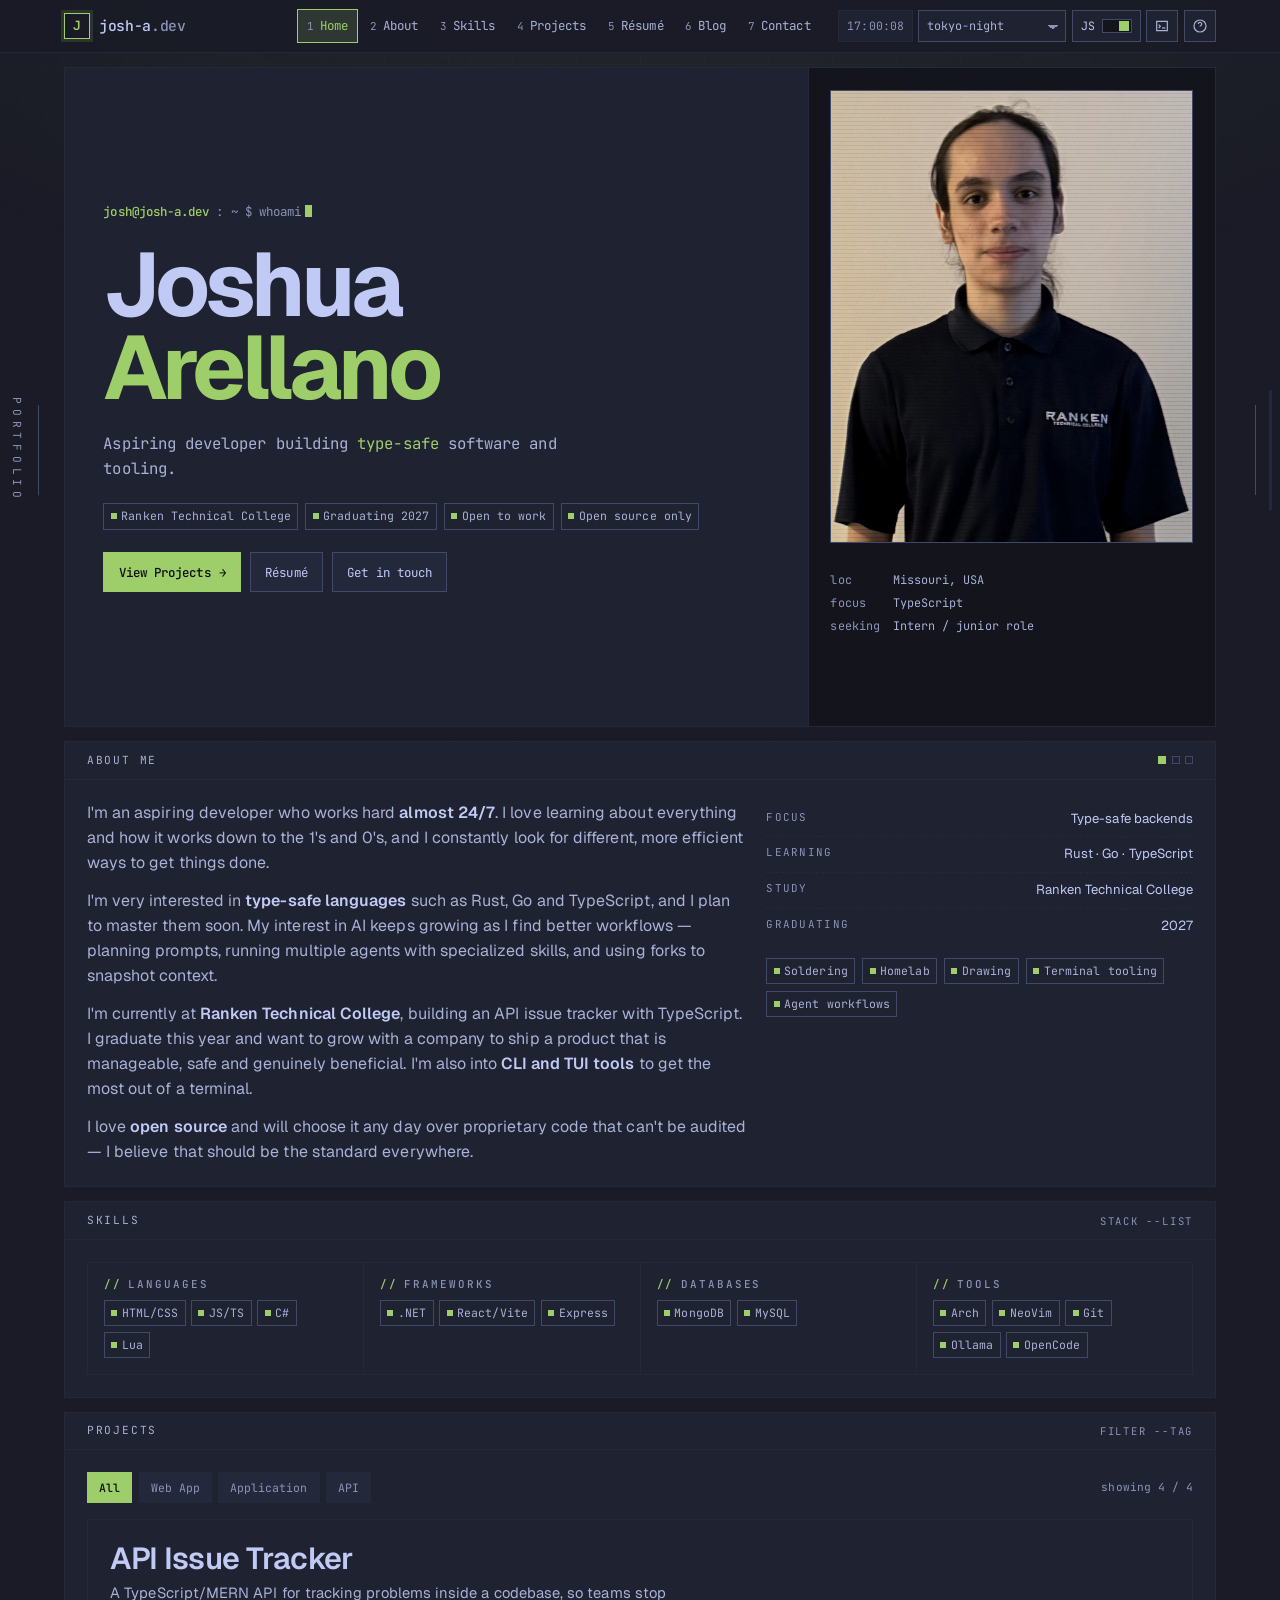
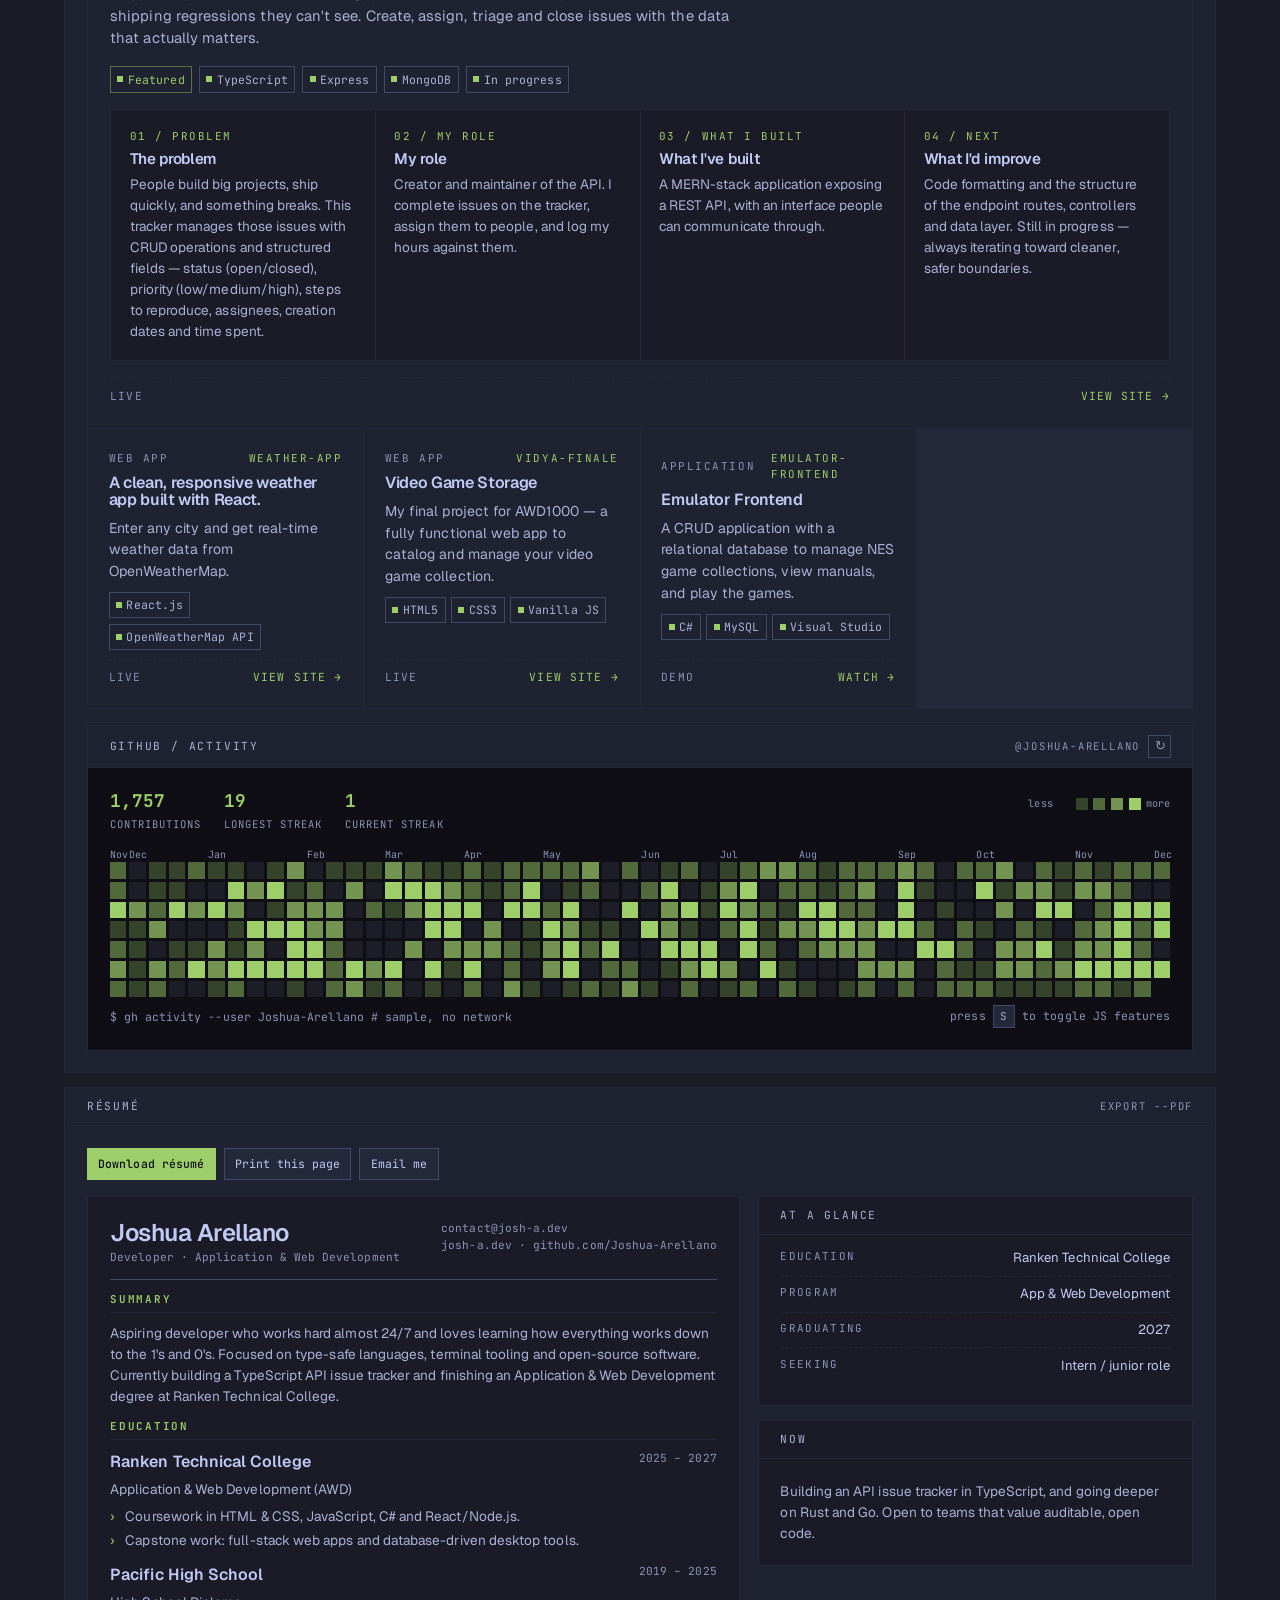
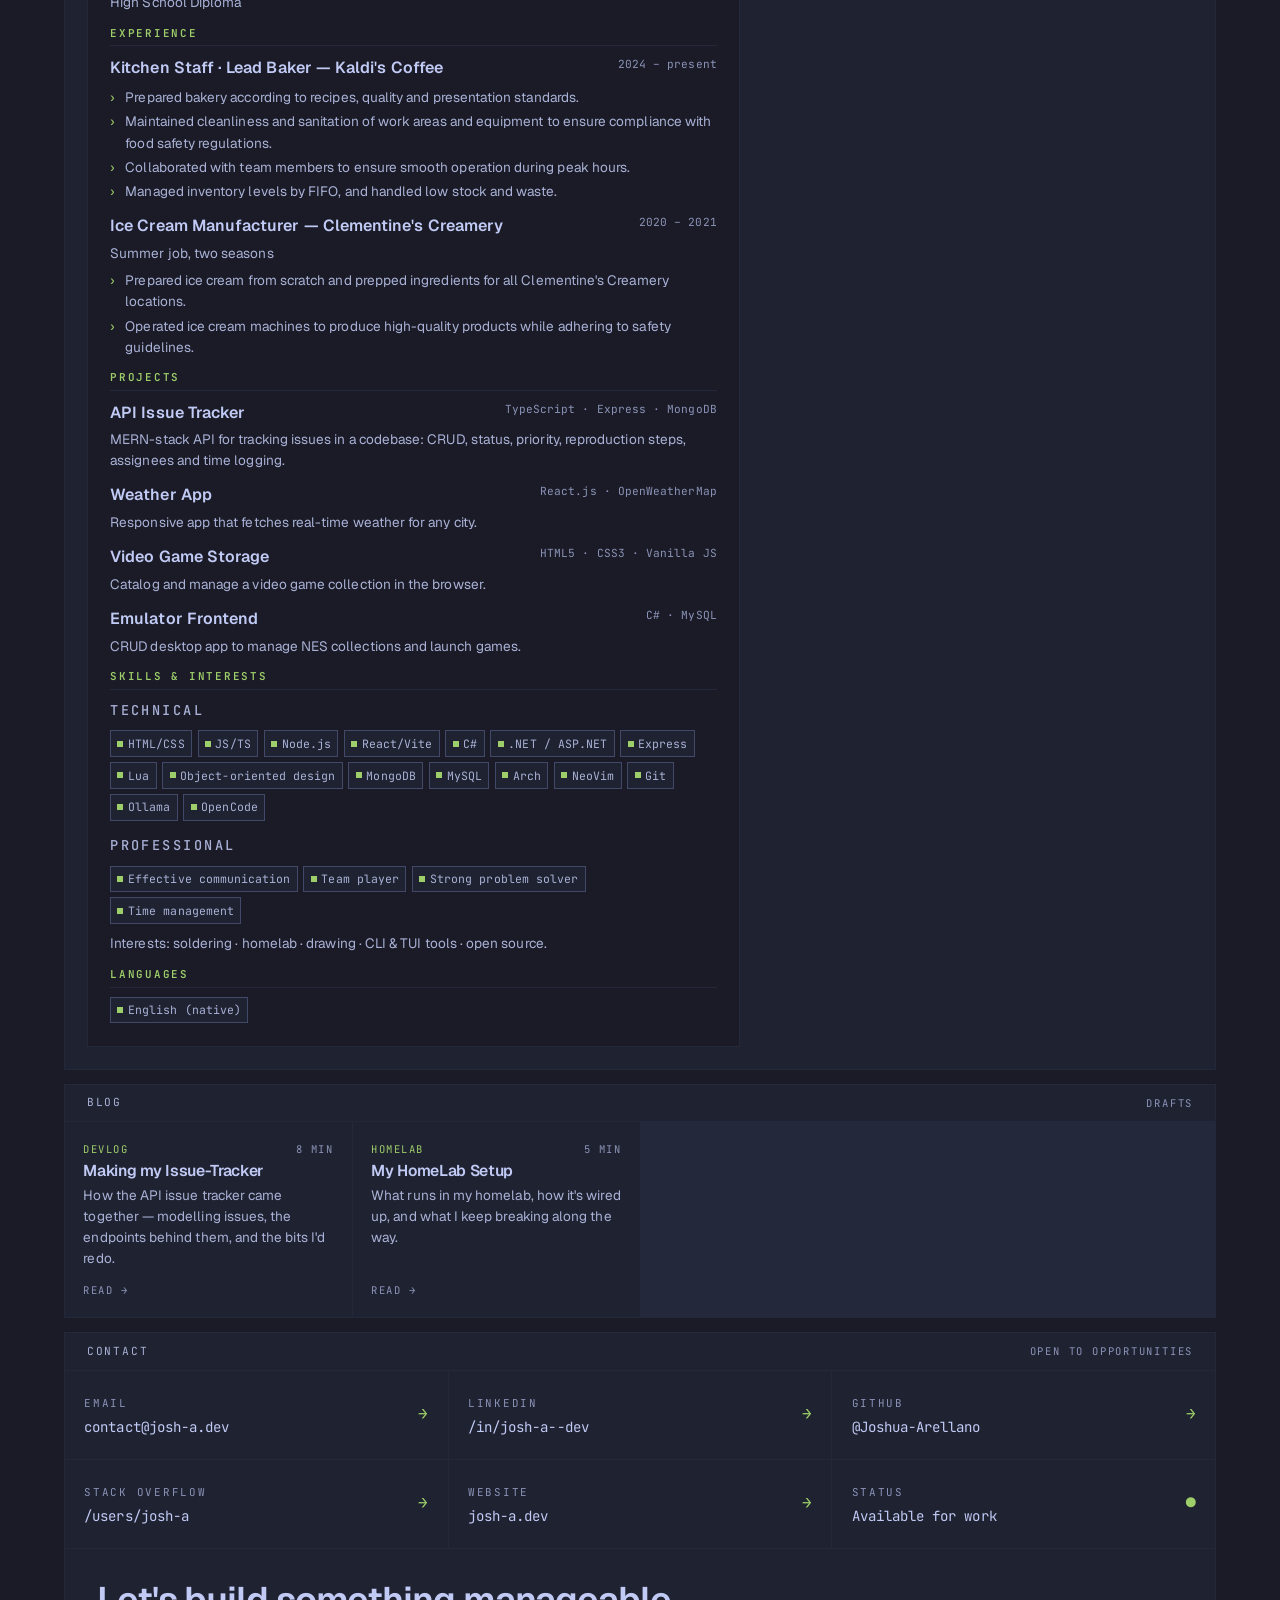
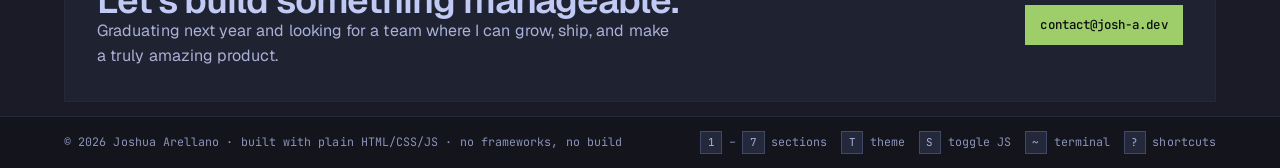
<file: index.html>
<!doctype html>
<!--
  ============================================================================
  josh-a.dev  ·  portfolio  ·  compact "panel" edition
  ============================================================================
  Three plain files. No frameworks, no build step, no bundler:

    index.html   markup + metadata            (this file)
    styles.css   tokens, layout, components, responsive + print rules
    app.js       themes, scroll-spy, filters, heatmap, terminal, keybinds

  Both are loaded as ordinary, classic assets — no ES modules — so opening this
  file straight from disk still works, and so does any static host.
  Only Google Fonts is external, and it degrades to system fonts offline.

  The small inline script below is intentional: it restores the saved theme
  before first paint. From app.js (which is deferred) it would run too late.

  Design language borrowed from omarchy.us:
    · token-driven themes (22) swapped with one `data-theme` attribute
    · square corners, 1px hairline rules, window/panel chrome
    · Geist (sans) + JetBrains Mono (mono), wide-tracked uppercase labels
    · thin gutters and compact type keep every screen full of content

  With JavaScript off the page is still complete: content is plain markup and
  JS-only affordances hide behind `[data-js="off"]`. The S key (or the header
  switch) turns the JS-powered extras off and back on, live.
  ============================================================================
-->
<html lang="en" dir="ltr" data-theme="tokyo-night" data-js="on" class="no-js">
  <head>
    <meta charset="utf-8" />
    <meta
      name="viewport"
      content="width=device-width, initial-scale=1, viewport-fit=cover"
    />
    <meta name="color-scheme" content="dark light" />
    <meta name="theme-color" content="#1a1b26" />

    <title>josh-a.dev — Joshua Arellano, developer</title>
    <meta
      name="description"
      content="Joshua Arellano — aspiring developer building type-safe APIs, CLIs and web apps. Ranken Technical College '26. Homelab, open source and terminal maximalist."
    />
    <meta name="author" content="Joshua Arellano" />

    <!-- Open Graph / link previews. Deliberately text-only: no og:image, so
         shares render as a compact card instead of a large portrait. -->
    <meta property="og:type" content="website" />
    <meta property="og:site_name" content="josh-a.dev" />
    <meta
      property="og:title"
      content="josh-a.dev — Joshua Arellano, developer"
    />
    <meta
      property="og:description"
      content="Aspiring developer building type-safe APIs, CLIs and web apps. Homelab, open source and terminal maximalist."
    />
    <meta property="og:url" content="https://josh-a.dev/" />
    <meta property="og:locale" content="en_US" />
    <meta name="twitter:card" content="summary" />
    <meta
      name="twitter:title"
      content="josh-a.dev — Joshua Arellano, developer"
    />
    <meta
      name="twitter:description"
      content="Type-safe APIs, CLIs and web apps. Ranken Technical College '26."
    />

    <!-- Inline SVG favicon: one less file to ship, themed by hand. -->
    <link
      rel="icon"
      href="data:image/svg+xml,<svg xmlns='http://www.w3.org/2000/svg' viewBox='0 0 32 32'><rect width='32' height='32' fill='%231a1b26'/><rect x='4' y='4' width='24' height='24' fill='none' stroke='%239ece6a' stroke-width='2'/><text x='16' y='23' font-family='monospace' font-size='16' fill='%239ece6a' text-anchor='middle'>j</text></svg>"
    />
    <link rel="canonical" href="https://josh-a.dev/" />

    <!-- Same typeface pair omarchy uses. -->
    <link rel="preconnect" href="https://fonts.googleapis.com" />
    <link rel="preconnect" href="https://fonts.gstatic.com" crossorigin />
    <link
      rel="stylesheet"
      href="https://fonts.googleapis.com/css2?family=Geist:wght@400;600;700&family=JetBrains+Mono:wght@400;500;700&display=swap"
    />

    <!-- Bootstrap: mark JS on and restore the saved theme before first paint so
     there is never a flash of the wrong palette. -->
    <script>
      (function () {
        var root = document.documentElement;
        /* JS is running, so drop the no-js class straight away. */
        root.classList.remove("no-js");
        try {
          var t = localStorage.getItem("josh-a.dev:theme");
          if (t && /^[a-z0-9-]+$/.test(t)) root.setAttribute("data-theme", t);
          else if (
            window.matchMedia &&
            matchMedia("(prefers-color-scheme: light)").matches
          )
            root.setAttribute("data-theme", "tokyo-night");
          if (localStorage.getItem("josh-a.dev:js") === "0")
            root.setAttribute("data-js", "off");
        } catch (e) {
          /* private mode / file:// — defaults are fine */
        }
      })();
    </script>

    <script type="application/ld+json">
      {
        "@context": "https://schema.org",
        "@type": "Person",
        "name": "Joshua Arellano",
        "url": "https://josh-a.dev/",
        "jobTitle": "Developer",
        "email": "contact@josh-a.dev",
        "knowsAbout": ["TypeScript", "Rust", "Go", "C#", "Open Source"],
        "alumniOf": {
          "@type": "CollegeOrUniversity",
          "name": "Ranken Technical College"
        },
        "sameAs": [
          "https://github.com/Joshua-Arellano",
          "https://www.linkedin.com/in/josh-a--dev/",
          "https://stackoverflow.com/users/33202939/josh-a"
        ]
      }
    </script>

    <link rel="stylesheet" href="styles.css" />
  </head>

  <body>
    <a class="skip" href="#main">Skip to content</a>

    <!-- ==========================================================================
     HEADER — brand, compact nav, theme picker, JS switch, clock, tools
     ========================================================================== -->
    <header class="topbar">
      <div class="topbar-inner">
        <a class="brand" href="#home" aria-label="josh-a.dev — home">
          <span class="mark mono" aria-hidden="true">J</span>
          <b class="mono">josh-a<span>.dev</span></b>
        </a>

        <!-- Nav links live in the DOM always; JS only adds the active highlight. -->
        <nav class="mainnav" id="nav" aria-label="Section navigation">
          <a href="#home" data-nav="home"><span class="num">1</span>Home</a>
          <a href="#about" data-nav="about"><span class="num">2</span>About</a>
          <a href="#skills" data-nav="skills"
            ><span class="num">3</span>Skills</a
          >
          <a href="#projects" data-nav="projects"
            ><span class="num">4</span>Projects</a
          >
          <a href="#resume" data-nav="resume"
            ><span class="num">5</span>Résumé</a
          >
          <a href="#blog" data-nav="blog"><span class="num">6</span>Blog</a>
          <a href="#contact" data-nav="contact"
            ><span class="num">7</span>Contact</a
          >
        </nav>

        <div class="tools">
          <span class="clock js-only" id="clock" aria-hidden="true"
            >--:--:--</span
          >

          <!-- Theme picker; populated by JS and hidden when JS is toggled off. -->
          <label class="sr" for="theme-select">Theme</label>
          <select
            class="js-only"
            id="theme-select"
            aria-label="Choose a colour theme"
          >
            <option value="tokyo-night">tokyo-night</option>
          </select>

          <!-- The JavaScript switch: turns the JS-powered extras off and on. It
           stays visible while JS is on; with JS truly disabled the <noscript>
           styles hide it so there is never an inert control on screen. -->
          <button
            class="switch"
            id="js-toggle"
            type="button"
            role="switch"
            aria-checked="true"
            title="Toggle JavaScript-powered features (S)"
          >
            <span>JS</span>
            <span class="track"><span class="knob"></span></span>
          </button>

          <button
            class="iconbtn js-only"
            id="open-terminal"
            type="button"
            title="Terminal (~)"
            aria-label="Open interactive terminal"
          >
            <svg
              viewBox="0 0 24 24"
              fill="none"
              stroke="currentColor"
              stroke-width="1.8"
              aria-hidden="true"
            >
              <path d="M4 5h16v14H4z"></path>
              <path d="M7 10l2.5 2.5L7 15"></path>
              <path d="M12 15h5"></path>
            </svg>
          </button>
          <button
            class="iconbtn js-only"
            id="open-keys"
            type="button"
            title="Keyboard shortcuts (?)"
            aria-label="Show keyboard shortcuts"
          >
            <svg
              viewBox="0 0 24 24"
              fill="none"
              stroke="currentColor"
              stroke-width="1.8"
              aria-hidden="true"
            >
              <circle cx="12" cy="12" r="9"></circle>
              <path d="M9.5 9a2.5 2.5 0 1 1 4 2c-.7.5-1.5 1-1.5 1.8"></path>
              <path d="M12 17h.01"></path>
            </svg>
          </button>
        </div>
      </div>
    </header>

    <main id="main">
      <!-- ======================================================================
       1 · HOME — hero panel
       ====================================================================== -->
      <section class="panel hero" id="home" aria-labelledby="home-title">
        <div class="hero-copy">
          <p class="prompt">
            <b>josh@josh-a.dev</b> : ~ $ whoami<span
              class="cursor"
              aria-hidden="true"
            ></span>
          </p>
          <h1 id="home-title">Joshua<br /><em>Arellano</em></h1>
          <p class="role">
            Aspiring developer building
            <span class="accent">type-safe</span> software and tooling.
            <span class="dim"> </span>
          </p>
          <ul class="statusrow">
            <li class="tag">Ranken Technical College</li>
            <li class="tag">Graduating 2027</li>
            <li class="tag">Open to work</li>
            <li class="tag">Open source only</li>
          </ul>
          <div class="cta">
            <a class="btn primary" href="#projects"
              >View Projects <span aria-hidden="true">&rarr;</span></a
            >
            <a class="btn" href="#resume">Résumé</a>
            <a class="btn" href="#contact">Get in touch</a>
          </div>
        </div>

        <div class="hero-side">
          <!-- Headshot; the initials fallback shows if headshot.jpg is ever missing. -->
          <figure class="headshot">
            <div class="headshot-fallback" aria-hidden="true">
              <b>JA</b><span>headshot.jpg</span>
            </div>
            <img
              src="headshot.jpg"
              alt="Headshot of Joshua Arellano"
              width="1000"
              height="1250"
              decoding="async"
              onerror="this.style.display = 'none'"
            />
          </figure>

          <dl class="spec">
            <dt>loc</dt>
            <dd>Missouri, USA</dd>
            <dt>focus</dt>
            <dd>TypeScript</dd>
            <dt>seeking</dt>
            <dd>Intern / junior role</dd>
          </dl>
        </div>
      </section>

      <!-- ======================================================================
       2 · ABOUT
       ====================================================================== -->
      <section class="panel" id="about" aria-labelledby="about-title">
        <div class="panel-hd">
          <span class="t" id="about-title">About Me</span>
          <span class="dot" aria-hidden="true"><i></i><i></i><i></i></span>
        </div>
        <div class="panel-bd">
          <div class="about-grid">
            <div class="bio js-reveal">
              <p>
                I'm an aspiring developer who works hard
                <strong>almost 24/7</strong>. I love learning about everything
                and how it works down to the 1's and 0's, and I constantly look
                for different, more efficient ways to get things done.
              </p>
              <p>
                I'm very interested in <strong>type-safe languages</strong> such
                as Rust, Go and TypeScript, and I plan to master them soon. My
                interest in AI keeps growing as I find better workflows —
                planning prompts, running multiple agents with specialized
                skills, and using forks to snapshot context.
              </p>
              <p>
                I'm currently at <strong>Ranken Technical College</strong>,
                building an API issue tracker with TypeScript. I graduate this
                year and want to grow with a company to ship a product that is
                manageable, safe and genuinely beneficial. I'm also into
                <strong>CLI and TUI tools</strong> to get the most out of a
                terminal.
              </p>
              <p>
                I love <strong>open source</strong> and will choose it any day
                over proprietary code that can't be audited — I believe that
                should be the standard everywhere.
              </p>
            </div>

            <aside
              class="about-side js-reveal"
              aria-label="Current focus and hobbies"
            >
              <ul class="facts">
                <li>
                  <span class="k">Focus</span
                  ><span class="v">Type-safe backends</span>
                </li>
                <li>
                  <span class="k">Learning</span
                  ><span class="v">Rust · Go · TypeScript</span>
                </li>
                <li>
                  <span class="k">Study</span
                  ><span class="v">Ranken Technical College</span>
                </li>
                <li>
                  <span class="k">Graduating</span><span class="v">2027</span>
                </li>
              </ul>
              <ul class="statusrow" aria-label="Hobbies">
                <li class="tag">Soldering</li>
                <li class="tag">Homelab</li>
                <li class="tag">Drawing</li>
                <li class="tag">Terminal tooling</li>
                <li class="tag">Agent workflows</li>
              </ul>
            </aside>
          </div>
        </div>
      </section>

      <!-- ======================================================================
       3 · SKILLS
       ====================================================================== -->
      <section class="panel" id="skills" aria-labelledby="skills-title">
        <div class="panel-hd">
          <span class="t" id="skills-title">Skills</span>
          <span class="mono">stack --list</span>
        </div>
        <div class="panel-bd">
          <div class="skill-groups js-reveal">
            <div class="skill-group">
              <h3 class="label">
                <span class="accent" aria-hidden="true">//</span>Languages
              </h3>
              <ul class="chiprow">
                <li class="tag">HTML/CSS</li>
                <li class="tag">JS/TS</li>
                <li class="tag">C#</li>
                <li class="tag">Lua</li>
              </ul>
            </div>
            <div class="skill-group">
              <h3 class="label">
                <span class="accent" aria-hidden="true">//</span>Frameworks
              </h3>
              <ul class="chiprow">
                <li class="tag">.NET</li>
                <li class="tag">React/Vite</li>
                <li class="tag">Express</li>
              </ul>
            </div>
            <div class="skill-group">
              <h3 class="label">
                <span class="accent" aria-hidden="true">//</span>Databases
              </h3>
              <ul class="chiprow">
                <li class="tag">MongoDB</li>
                <li class="tag">MySQL</li>
              </ul>
            </div>
            <div class="skill-group">
              <h3 class="label">
                <span class="accent" aria-hidden="true">//</span>Tools
              </h3>
              <ul class="chiprow">
                <li class="tag">Arch</li>
                <li class="tag">NeoVim</li>
                <li class="tag">Git</li>
                <li class="tag">Ollama</li>
                <li class="tag">OpenCode</li>
              </ul>
            </div>
          </div>
        </div>
      </section>

      <!-- ======================================================================
       4 · PROJECTS — filters, cards, featured case study, GitHub block
       ====================================================================== -->
      <section class="panel" id="projects" aria-labelledby="projects-title">
        <div class="panel-hd">
          <span class="t" id="projects-title">Projects</span>
          <span class="mono">filter --tag</span>
        </div>
        <div class="panel-bd">
          <div
            class="filters js-only"
            role="group"
            aria-label="Filter projects by tag"
          >
            <button
              class="fbtn"
              type="button"
              data-filter="all"
              aria-pressed="true"
            >
              All
            </button>
            <button
              class="fbtn"
              type="button"
              data-filter="web-app"
              aria-pressed="false"
            >
              Web App
            </button>
            <button
              class="fbtn"
              type="button"
              data-filter="application"
              aria-pressed="false"
            >
              Application
            </button>
            <button
              class="fbtn"
              type="button"
              data-filter="api"
              aria-pressed="false"
            >
              API
            </button>
            <span class="fcount" id="filter-count" aria-live="polite"
              >showing 4 / 4</span
            >
          </div>

          <div class="pgrid js-reveal" id="pgrid">
            <!-- Featured: the API issue tracker, as a case study spanning the grid. -->
            <article class="case" data-tags="api web-app">
              <div class="case-head">
                <div>
                  <h3>API Issue Tracker</h3>
                  <p>
                    A TypeScript/MERN API for tracking problems inside a
                    codebase, so teams stop shipping regressions they can't see.
                    Create, assign, triage and close issues with the data that
                    actually matters.
                  </p>
                </div>
                <ul class="statusrow">
                  <li class="tag is-brand">Featured</li>
                  <li class="tag">TypeScript</li>
                  <li class="tag">Express</li>
                  <li class="tag">MongoDB</li>
                  <li class="tag">In progress</li>
                </ul>
              </div>

              <div class="case-cards">
                <article class="case-card">
                  <span class="n">01 / problem</span>
                  <h4>The problem</h4>
                  <p>
                    People build big projects, ship quickly, and something
                    breaks. This tracker manages those issues with CRUD
                    operations and structured fields — status (open/closed),
                    priority (low/medium/high), steps to reproduce, assignees,
                    creation dates and time spent.
                  </p>
                </article>
                <article class="case-card">
                  <span class="n">02 / my role</span>
                  <h4>My role</h4>
                  <p>
                    Creator and maintainer of the API. I complete issues on the
                    tracker, assign them to people, and log my hours against
                    them.
                  </p>
                </article>
                <article class="case-card">
                  <span class="n">03 / what i built</span>
                  <h4>What I've built</h4>
                  <p>
                    A MERN-stack application exposing a REST API, with an
                    interface people can communicate through.
                  </p>
                </article>
                <article class="case-card">
                  <span class="n">04 / next</span>
                  <h4>What I'd improve</h4>
                  <p>
                    Code formatting and the structure of the endpoint routes,
                    controllers and data layer. Still in progress — always
                    iterating toward cleaner, safer boundaries.
                  </p>
                </article>
              </div>

              <div class="foot">
                <span>Live</span>
                <a
                  href="https://issue-tracker.josh-a.dev"
                  target="_blank"
                  rel="noopener noreferrer"
                  >View site &rarr;</a
                >
              </div>
            </article>

            <!-- Weather App -->
            <article class="pcard" data-tags="web-app">
              <div class="ph">
                <span>web app</span><span class="repo">weather-app</span>
              </div>
              <h3>A clean, responsive weather app built with React.</h3>
              <p>
                Enter any city and get real-time weather data from
                OpenWeatherMap.
              </p>
              <div class="meta">
                <span class="tag">React.js</span
                ><span class="tag">OpenWeatherMap API</span>
              </div>
              <div class="foot">
                <span>Live</span>
                <a
                  href="https://joshua-arellano.github.io/weather-app/"
                  target="_blank"
                  rel="noopener noreferrer"
                  >View site &rarr;</a
                >
              </div>
            </article>

            <!-- Video Game Storage -->
            <article class="pcard" data-tags="web-app">
              <div class="ph">
                <span>web app</span><span class="repo">vidya-finale</span>
              </div>
              <h3>Video Game Storage</h3>
              <p>
                My final project for AWD1000 — a fully functional web app to
                catalog and manage your video game collection.
              </p>
              <div class="meta">
                <span class="tag">HTML5</span><span class="tag">CSS3</span
                ><span class="tag">Vanilla JS</span>
              </div>
              <div class="foot">
                <span>Live</span>
                <a
                  href="https://joshua-arellano.github.io/Vidya-Finale/"
                  target="_blank"
                  rel="noopener noreferrer"
                  >View site &rarr;</a
                >
              </div>
            </article>

            <!-- Emulator Frontend -->
            <article class="pcard" data-tags="application">
              <div class="ph">
                <span>application</span
                ><span class="repo">emulator-frontend</span>
              </div>
              <h3>Emulator Frontend</h3>
              <p>
                A CRUD application with a relational database to manage NES game
                collections, view manuals, and play the games.
              </p>
              <div class="meta">
                <span class="tag">C#</span><span class="tag">MySQL</span
                ><span class="tag">Visual Studio</span>
              </div>
              <div class="foot">
                <span>Demo</span>
                <a
                  href="https://www.youtube.com/watch?v=xxcRvYgpA0Q"
                  target="_blank"
                  rel="noopener noreferrer"
                  >Watch &rarr;</a
                >
              </div>
            </article>
          </div>

          <!-- GitHub contribution block. Built by JS; JS-off shows a fallback note. -->
          <div class="tracker">
            <div class="panel-hd">
              <span class="t">github / activity</span>
              <span class="gh-actions">
                <a
                  class="mono"
                  href="https://github.com/Joshua-Arellano"
                  target="_blank"
                  rel="noopener noreferrer"
                  >@Joshua-Arellano</a
                >
                <button
                  class="gh-refresh js-only"
                  id="gh-refresh"
                  type="button"
                  title="Refresh contribution data"
                  aria-label="Refresh GitHub contribution data"
                >
                  &#8635;
                </button>
              </span>
            </div>

            <div class="gh-top">
              <div class="gh-stats" id="gh-stats">
                <span class="gh-note">summarising contributions…</span>
              </div>
              <div class="gh-legend" aria-hidden="true">
                <span>less</span>
                <span class="sw cell" data-lvl="0"></span>
                <span class="sw cell" data-lvl="1"></span>
                <span class="sw cell" data-lvl="2"></span>
                <span class="sw cell" data-lvl="3"></span>
                <span class="sw cell" data-lvl="4"></span>
                <span>more</span>
              </div>
            </div>

            <div class="gh-scroll">
              <div class="gh-months" id="gh-months" aria-hidden="true"></div>
              <div
                class="gh-grid"
                id="gh-grid"
                role="img"
                aria-label="GitHub contribution graph for the last year"
              ></div>
            </div>

            <div class="gh-foot">
              <span class="gh-note" id="gh-note"
                >$ gh activity --user Joshua-Arellano</span
              >
              <span class="gh-note kbd-hint"
                >press <span class="kbd">S</span> to toggle JS features</span
              >
            </div>
          </div>
        </div>
      </section>

      <!-- ======================================================================
       5 · RÉSUMÉ — in-page document + print/download actions
       ====================================================================== -->
      <section class="panel" id="resume" aria-labelledby="resume-title">
        <div class="panel-hd">
          <span class="t" id="resume-title">Résumé</span>
          <span class="mono">export --pdf</span>
        </div>
        <div class="panel-bd">
          <div class="resume-bar">
            <!-- A real resume.pdf sits next to this file, so the download needs
                 no JavaScript at all — it works with the switch turned off. -->
            <a
              class="btn primary sm"
              href="resume.pdf"
              download="Joshua-Arellano-Resume.pdf"
              >Download résumé</a
            >
            <button class="btn sm js-only" id="resume-print" type="button">
              Print this page
            </button>
            <a class="btn sm" href="mailto:contact@josh-a.dev">Email me</a>
          </div>

          <div class="resume-grid">
            <article class="resume-doc js-reveal" aria-label="Résumé document">
              <header>
                <div>
                  <h3>Joshua Arellano</h3>
                  <p class="cline">
                    Developer · Application &amp; Web Development
                  </p>
                </div>
                <p class="cline">
                  contact@josh-a.dev<br />
                  josh-a.dev · github.com/Joshua-Arellano
                </p>
              </header>

              <section class="rblock">
                <h4>Summary</h4>
                <p>
                  Aspiring developer who works hard almost 24/7 and loves
                  learning how everything works down to the 1's and 0's. Focused
                  on type-safe languages, terminal tooling and open-source
                  software. Currently building a TypeScript API issue tracker
                  and finishing an Application &amp; Web Development degree at
                  Ranken Technical College.
                </p>
              </section>

              <section class="rblock">
                <h4>Education</h4>
                <div class="entry">
                  <div class="ehead">
                    <b>Ranken Technical College</b><span>2025 – 2027</span>
                  </div>
                  <p>Application &amp; Web Development (AWD)</p>
                  <ul>
                    <li>
                      Coursework in HTML &amp; CSS, JavaScript, C# and
                      React/Node.js.
                    </li>
                    <li>
                      Capstone work: full-stack web apps and database-driven
                      desktop tools.
                    </li>
                  </ul>
                </div>
                <div class="entry">
                  <div class="ehead">
                    <b>Pacific High School</b><span>2019 – 2025</span>
                  </div>
                  <p>High School Diploma</p>
                </div>
              </section>

              <section class="rblock">
                <h4>Experience</h4>
                <div class="entry">
                  <div class="ehead">
                    <b>Kitchen Staff · Lead Baker — Kaldi's Coffee</b
                    ><span>2024 – present</span>
                  </div>
                  <ul>
                    <li>
                      Prepared bakery according to recipes, quality and
                      presentation standards.
                    </li>
                    <li>
                      Maintained cleanliness and sanitation of work areas and
                      equipment to ensure compliance with food safety
                      regulations.
                    </li>
                    <li>
                      Collaborated with team members to ensure smooth operation
                      during peak hours.
                    </li>
                    <li>
                      Managed inventory levels by FIFO, and handled low stock
                      and waste.
                    </li>
                  </ul>
                </div>
                <div class="entry">
                  <div class="ehead">
                    <b>Ice Cream Manufacturer — Clementine's Creamery</b
                    ><span>2020 – 2021</span>
                  </div>
                  <p>Summer job, two seasons</p>
                  <ul>
                    <li>
                      Prepared ice cream from scratch and prepped ingredients
                      for all Clementine's Creamery locations.
                    </li>
                    <li>
                      Operated ice cream machines to produce high-quality
                      products while adhering to safety guidelines.
                    </li>
                  </ul>
                </div>
              </section>

              <section class="rblock">
                <h4>Projects</h4>
                <div class="entry">
                  <div class="ehead">
                    <b>API Issue Tracker</b
                    ><span>TypeScript · Express · MongoDB</span>
                  </div>
                  <p>
                    MERN-stack API for tracking issues in a codebase: CRUD,
                    status, priority, reproduction steps, assignees and time
                    logging.
                  </p>
                </div>
                <div class="entry">
                  <div class="ehead">
                    <b>Weather App</b><span>React.js · OpenWeatherMap</span>
                  </div>
                  <p>
                    Responsive app that fetches real-time weather for any city.
                  </p>
                </div>
                <div class="entry">
                  <div class="ehead">
                    <b>Video Game Storage</b
                    ><span>HTML5 · CSS3 · Vanilla JS</span>
                  </div>
                  <p>
                    Catalog and manage a video game collection in the browser.
                  </p>
                </div>
                <div class="entry">
                  <div class="ehead">
                    <b>Emulator Frontend</b><span>C# · MySQL</span>
                  </div>
                  <p>
                    CRUD desktop app to manage NES collections and launch games.
                  </p>
                </div>
              </section>

              <section class="rblock">
                <h4>Skills &amp; Interests</h4>
                <p class="label">Technical</p>
                <ul class="chiprow">
                  <li class="tag">HTML/CSS</li>
                  <li class="tag">JS/TS</li>
                  <li class="tag">Node.js</li>
                  <li class="tag">React/Vite</li>
                  <li class="tag">C#</li>
                  <li class="tag">.NET / ASP.NET</li>
                  <li class="tag">Express</li>
                  <li class="tag">Lua</li>
                  <li class="tag">Object-oriented design</li>
                  <li class="tag">MongoDB</li>
                  <li class="tag">MySQL</li>
                  <li class="tag">Arch</li>
                  <li class="tag">NeoVim</li>
                  <li class="tag">Git</li>
                  <li class="tag">Ollama</li>
                  <li class="tag">OpenCode</li>
                </ul>
                <p class="label">Professional</p>
                <ul class="chiprow">
                  <li class="tag">Effective communication</li>
                  <li class="tag">Team player</li>
                  <li class="tag">Strong problem solver</li>
                  <li class="tag">Time management</li>
                </ul>
                <p>
                  Interests: soldering · homelab · drawing · CLI &amp; TUI tools
                  · open source.
                </p>
              </section>

              <section class="rblock">
                <h4>Languages</h4>
                <ul class="chiprow">
                  <li class="tag">English (native)</li>
                </ul>
              </section>
            </article>

            <aside class="rside js-reveal" aria-label="Résumé notes">
              <div class="panel">
                <div class="panel-hd"><span class="t">At a glance</span></div>
                <div class="panel-bd tight">
                  <ul class="facts">
                    <li>
                      <span class="k">Education</span
                      ><span class="v">Ranken Technical College</span>
                    </li>
                    <li>
                      <span class="k">Program</span
                      ><span class="v">App &amp; Web Development</span>
                    </li>
                    <li>
                      <span class="k">Graduating</span
                      ><span class="v">2027</span>
                    </li>
                    <li>
                      <span class="k">Seeking</span
                      ><span class="v">Intern / junior role</span>
                    </li>
                  </ul>
                </div>
              </div>
              <div class="panel">
                <div class="panel-hd"><span class="t">Now</span></div>
                <div class="panel-bd">
                  <p>
                    Building an API issue tracker in TypeScript, and going
                    deeper on Rust and Go. Open to teams that value auditable,
                    open code.
                  </p>
                </div>
              </div>
            </aside>
          </div>
        </div>
      </section>

      <!-- ======================================================================
       6 · BLOG — placeholder posts, compact and stretching to fill the panel
       ====================================================================== -->
      <section class="panel" id="blog" aria-labelledby="blog-title">
        <div class="panel-hd">
          <span class="t" id="blog-title">Blog</span>
          <span class="mono">drafts</span>
        </div>
        <div class="panel-bd flush">
          <div class="post-list js-reveal">
            <article class="post">
              <div class="pm">
                <span class="accent">Devlog</span><span>8 min</span>
              </div>
              <h3>
                <a class="post-link" href="blog/making-my-issue-tracker.html"
                  >Making my Issue-Tracker</a
                >
              </h3>
              <p>
                How the API issue tracker came together — modelling issues, the
                endpoints behind them, and the bits I'd redo.
              </p>
              <div class="pf">Read &rarr;</div>
            </article>
            <article class="post">
              <div class="pm">
                <span class="accent">HomeLab</span><span>5 min</span>
              </div>
              <h3>
                <a class="post-link" href="blog/my-homelab-setup.html"
                  >My HomeLab Setup</a
                >
              </h3>
              <p>
                What runs in my homelab, how it's wired up, and what I keep
                breaking along the way.
              </p>
              <div class="pf">Read &rarr;</div>
            </article>
            <!-- Hidden for now — these two are still drafts. Uncomment to
                 list them again.
            <article class="post">
              <div class="pm">
                <span class="accent">Learning</span><span>7 min</span>
              </div>
              <h3>
                <a class="post-link" href="blog/learning-type-safe-languages.html"
                  >Learning type safety languages</a
                >
              </h3>
              <p>
                Notes from moving into Rust, Go and TypeScript, and what type
                safety changes about design.
              </p>
              <div class="pf">Read &rarr;</div>
            </article>
            <article class="post">
              <div class="pm">
                <span class="accent">Tooling</span><span>5 min</span>
              </div>
              <h3>
                <a class="post-link" href="blog/building-cli-tui-tools.html"
                  >Building CLI/TUI tools</a
                >
              </h3>
              <p>
                Why the terminal is the fastest interface, and how I build tools
                that live in it.
              </p>
              <div class="pf">Read &rarr;</div>
            </article>
            -->
          </div>
        </div>
      </section>

      <!-- ======================================================================
       7 · CONTACT
       ====================================================================== -->
      <section class="panel" id="contact" aria-labelledby="contact-title">
        <div class="panel-hd">
          <span class="t" id="contact-title">Contact</span>
          <span class="mono">open to opportunities</span>
        </div>
        <div class="panel-bd flush">
          <div class="cgrid js-reveal">
            <a
              class="contact-link"
              href="mailto:contact@josh-a.dev"
              data-copy="contact@josh-a.dev"
            >
              <span
                ><span class="k">Email</span><br /><span class="v"
                  >contact@josh-a.dev</span
                ></span
              >
              <span class="arrow" aria-hidden="true">&rarr;</span>
            </a>
            <a
              class="contact-link"
              href="https://www.linkedin.com/in/josh-a--dev/"
              target="_blank"
              rel="noopener noreferrer"
            >
              <span
                ><span class="k">LinkedIn</span><br /><span class="v"
                  >/in/josh-a--dev</span
                ></span
              >
              <span class="arrow" aria-hidden="true">&rarr;</span>
            </a>
            <a
              class="contact-link"
              href="https://github.com/Joshua-Arellano"
              target="_blank"
              rel="noopener noreferrer"
            >
              <span
                ><span class="k">GitHub</span><br /><span class="v"
                  >@Joshua-Arellano</span
                ></span
              >
              <span class="arrow" aria-hidden="true">&rarr;</span>
            </a>
            <a
              class="contact-link"
              href="https://stackoverflow.com/users/33202939/josh-a"
              target="_blank"
              rel="noopener noreferrer"
            >
              <span
                ><span class="k">Stack Overflow</span><br /><span class="v"
                  >/users/josh-a</span
                ></span
              >
              <span class="arrow" aria-hidden="true">&rarr;</span>
            </a>
            <a
              class="contact-link"
              href="https://josh-a.dev"
              target="_blank"
              rel="noopener noreferrer"
            >
              <span
                ><span class="k">Website</span><br /><span class="v"
                  >josh-a.dev</span
                ></span
              >
              <span class="arrow" aria-hidden="true">&rarr;</span>
            </a>
            <div class="contact-link" aria-hidden="true">
              <span
                ><span class="k">Status</span><br /><span class="v accent"
                  >Available for work</span
                ></span
              >
              <span class="arrow">&#9679;</span>
            </div>

            <div class="contact-cta">
              <div>
                <h3>Let's build something manageable.</h3>
                <p>
                  Graduating next year and looking for a team where I can grow,
                  ship, and make a truly amazing product.
                </p>
              </div>
              <a class="btn primary" href="mailto:contact@josh-a.dev"
                >contact@josh-a.dev</a
              >
            </div>
          </div>
        </div>
      </section>
    </main>

    <footer class="site">
      <div class="foot-inner">
        <span
          >&copy; <span id="year">2026</span> Joshua Arellano &middot; built
          with plain HTML/CSS/JS &middot; no frameworks, no build</span
        >
        <div class="keyhints" aria-label="Keyboard shortcuts">
          <span
            ><span class="kbd">1</span>&ndash;<span class="kbd">7</span>
            sections</span
          >
          <span><span class="kbd">T</span> theme</span>
          <span><span class="kbd">S</span> toggle JS</span>
          <span><span class="kbd">~</span> terminal</span>
          <span><span class="kbd">?</span> shortcuts</span>
        </div>
      </div>
    </footer>

    <!-- Vertical side rails (decorative; appear at >=1000px) -->
    <div class="rail left" aria-hidden="true">
      <span class="vtext">portfolio</span>
      <span class="bar"></span>
    </div>
    <div class="rail right" aria-hidden="true">
      <span class="bar"></span>
      <span class="progress"><i id="progress-bar"></i></span>
    </div>

    <!-- ==========================================================================
     OVERLAYS
     ========================================================================== -->

    <!-- Terminal easter egg (~) -->
    <div
      class="overlay"
      id="terminal"
      role="dialog"
      aria-modal="true"
      aria-label="Interactive terminal"
    >
      <div class="overlay-card">
        <div class="panel-hd">
          <span class="t">josh@josh-a.dev: ~</span>
          <button class="mono" type="button" data-close="terminal">
            esc &#10005;
          </button>
        </div>
        <div class="term-body" id="term-body" aria-live="polite"></div>
        <form class="term-form" id="term-form" autocomplete="off">
          <label for="term-input">josh@josh-a.dev:~$</label>
          <input
            id="term-input"
            name="cmd"
            type="text"
            autocomplete="off"
            autocapitalize="off"
            spellcheck="false"
            aria-label="Terminal command input"
          />
        </form>
      </div>
    </div>

    <!-- Shortcut sheet (?) -->
    <div
      class="overlay"
      id="keys"
      role="dialog"
      aria-modal="true"
      aria-labelledby="keys-title"
    >
      <div class="overlay-card narrow">
        <div class="panel-hd">
          <span class="t" id="keys-title">Keyboard shortcuts</span>
          <button class="mono" type="button" data-close="keys">
            esc &#10005;
          </button>
        </div>
        <div class="ov-list">
          <div class="row">
            <span>Jump to section</span
            ><span class="keys"
              ><span class="kbd">1</span>&ndash;<span class="kbd">7</span></span
            >
          </div>
          <div class="row">
            <span>Cycle theme</span
            ><span class="keys"><span class="kbd">T</span></span>
          </div>
          <div class="row">
            <span>Random theme</span
            ><span class="keys"><span class="kbd">R</span></span>
          </div>
          <div class="row">
            <span>Toggle JS features</span
            ><span class="keys"><span class="kbd">S</span></span>
          </div>
          <div class="row">
            <span>Open terminal</span
            ><span class="keys"><span class="kbd">~</span></span>
          </div>
          <div class="row">
            <span>Copy email</span
            ><span class="keys"><span class="kbd">C</span></span>
          </div>
          <div class="row">
            <span>Open GitHub</span
            ><span class="keys"><span class="kbd">G</span></span>
          </div>
          <div class="row">
            <span>Show / hide this panel</span
            ><span class="keys"><span class="kbd">?</span></span>
          </div>
          <div class="row">
            <span>Close overlay</span
            ><span class="keys"><span class="kbd">Esc</span></span>
          </div>
        </div>
      </div>
    </div>

    <!-- Copy feedback -->
    <div class="toast" id="toast" role="status" aria-live="polite"></div>

    <script src="app.js" defer></script>
  </body>
</html>
</file>
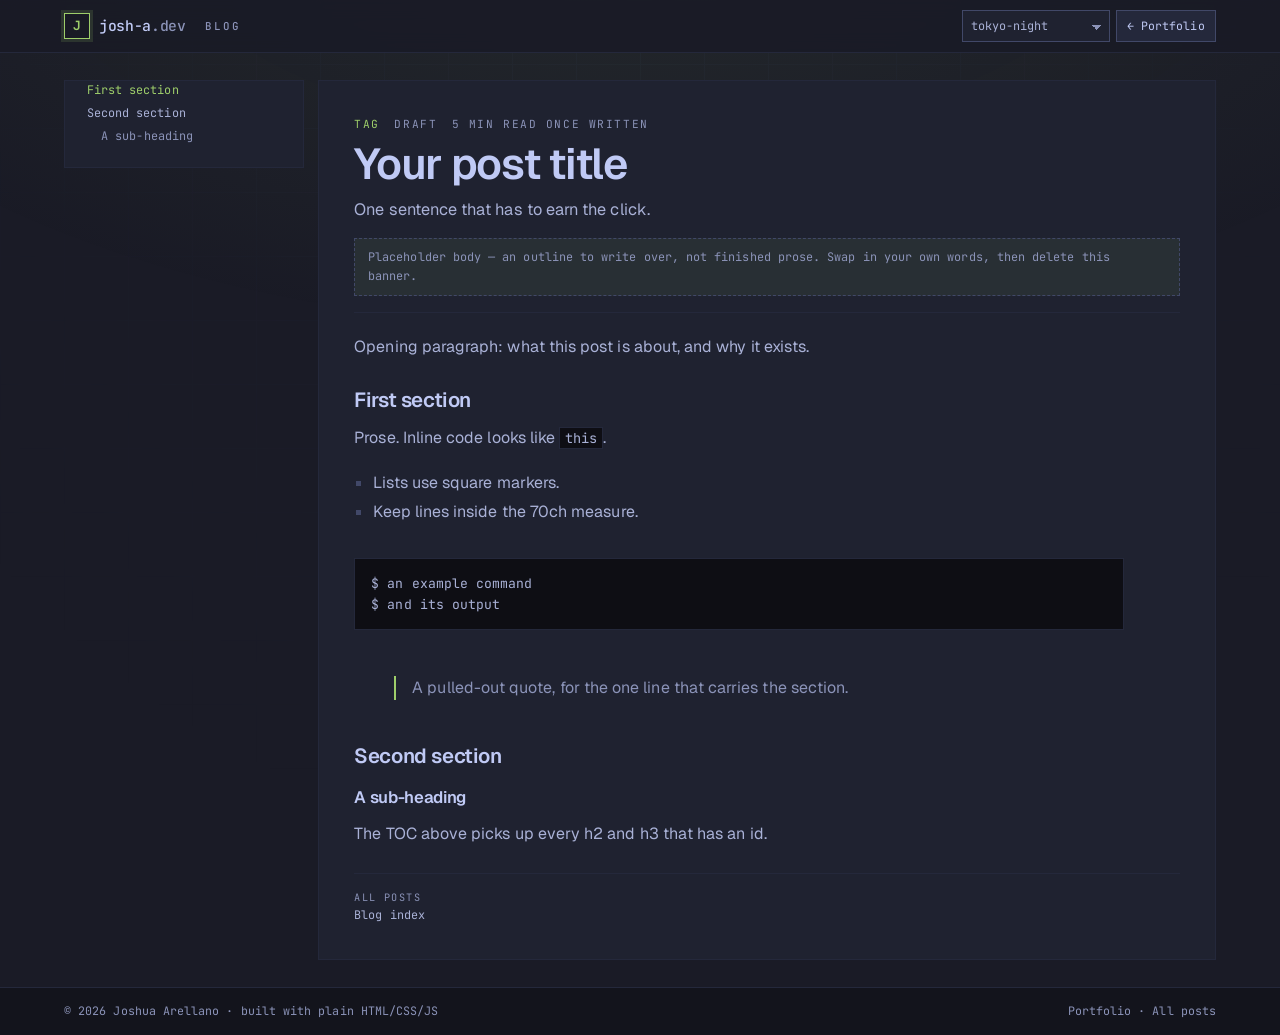
<file: blog/_template.html>
<!doctype html>
<!--
  TEMPLATE — copy this file to blog/<your-slug>.html, then edit:
    1. <title>, the description, and the canonical / og / twitter URLs
    2. the JSON-LD block (headline, description, url)
    3. the post-meta line: tag, date, reading time
    4. the <h1> and the lede paragraph
    5. the body — every <h2>/<h3> needs an id so the TOC can link to it
    6. the previous / next links at the bottom
  Then link it from the Blog panel in ../index.html.
-->
<!--
  ============================================================================
  josh-a.dev  ·  blog post
  ---------------------------------------------------------------------------
  Loads ../styles.css and ../app.js — the same two files index.html uses, so the
  theme, palette and type are shared. The chrome here is deliberately lean: a
  wordmark, the theme picker and a way back. app.js is written so every lookup
  is guarded, which is why it is safe on a page with none of index.html's
  widgets. Rebuild these pages by copying _template.html.
  ============================================================================
-->
<html lang="en" dir="ltr" data-theme="tokyo-night" data-js="on" class="no-js">
  <head>
    <meta charset="utf-8" />
    <meta
      name="viewport"
      content="width=device-width, initial-scale=1, viewport-fit=cover"
    />
    <meta name="color-scheme" content="dark light" />
    <meta name="theme-color" content="#1a1b26" />

    <title>Your post title · josh-a.dev</title>
    <meta name="description" content="One sentence that has to earn the click." />
    <meta name="author" content="Joshua Arellano" />
    <link rel="canonical" href="https://josh-a.dev/blog/your-post-slug.html" />

    <meta property="og:type" content="article" />
    <meta property="og:site_name" content="josh-a.dev" />
    <meta property="og:title" content="Your post title" />
    <meta property="og:description" content="One sentence that has to earn the click." />
    <meta property="og:url" content="https://josh-a.dev/blog/your-post-slug.html" />
    <meta property="og:locale" content="en_US" />
    <meta name="twitter:card" content="summary" />
    <meta name="twitter:title" content="Your post title" />
    <meta name="twitter:description" content="One sentence that has to earn the click." />

    <link
      rel="icon"
      href="data:image/svg+xml,<svg xmlns='http://www.w3.org/2000/svg' viewBox='0 0 32 32'><rect width='32' height='32' fill='%231a1b26'/><rect x='4' y='4' width='24' height='24' fill='none' stroke='%239ece6a' stroke-width='2'/><text x='16' y='23' font-family='monospace' font-size='16' fill='%239ece6a' text-anchor='middle'>j</text></svg>"
    />
    <link rel="preconnect" href="https://fonts.googleapis.com" />
    <link rel="preconnect" href="https://fonts.gstatic.com" crossorigin />
    <link
      rel="stylesheet"
      href="https://fonts.googleapis.com/css2?family=Geist:wght@400;600;700&family=JetBrains+Mono:wght@400;500;700&display=swap"
    />

    <!-- Restores the saved theme before first paint. Must stay inline: from the
         deferred app.js it would run too late and flash the wrong palette. -->
    <script>
      (function () {
        var root = document.documentElement;
        /* JS is running, so drop the no-js class straight away. */
        root.classList.remove("no-js");
        try {
          var t = localStorage.getItem("josh-a.dev:theme");
          if (t && /^[a-z0-9-]+$/.test(t)) root.setAttribute("data-theme", t);
          else if (
            window.matchMedia &&
            matchMedia("(prefers-color-scheme: light)").matches
          )
            root.setAttribute("data-theme", "tokyo-night");
          if (localStorage.getItem("josh-a.dev:js") === "0")
            root.setAttribute("data-js", "off");
        } catch (e) {
          /* private mode / file:// — defaults are fine */
        }
      })();
    </script>

    <link rel="stylesheet" href="../styles.css" />

    <script type="application/ld+json">
      {
        "@context": "https://schema.org",
        "@type": "BlogPosting",
        "headline": "Your post title",
        "description": "One sentence that has to earn the click.",
        "url": "https://josh-a.dev/blog/your-post-slug.html",
        "author": { "@type": "Person", "name": "Joshua Arellano" }
      }
    </script>
  </head>

  <body>
    <a class="skip" href="#main">Skip to content</a>

    <header class="postbar">
      <div class="postbar-inner">
        <a class="brand" href="../index.html" aria-label="josh-a.dev — home">
          <span class="mark mono" aria-hidden="true">J</span>
          <b class="mono">josh-a<span>.dev</span></b>
        </a>
        <span class="label">blog</span>
        <span class="tools">
          <select
            class="js-only"
            id="theme-select"
            aria-label="Choose a colour theme"
          >
            <option value="tokyo-night">tokyo-night</option>
          </select>
          <a class="btn sm" href="../index.html">&larr; Portfolio</a>
        </span>
      </div>
    </header>

    <main class="post-main" id="main">
      <div class="post-grid">
        <!-- Table of contents. A <details> dropdown on narrow screens, a sticky
             rail from 900px up. With JS off it simply stays open. -->
        <details class="toc" open>
          <summary>On this page</summary>
          <nav class="toc-list" aria-label="On this page">
                        <a href="#first-section">First section</a>
            <a href="#second-section">Second section</a>
            <a href="#a-sub-heading" class="lvl3">A sub-heading</a>
          </nav>
        </details>

        <article class="post-article">
          <header>
            <p class="post-meta">
              <span class="accent">Tag</span>
              <span>Draft</span>
              <span>5 min read once written</span>
            </p>
            <h1>Your post title</h1>
            <p class="post-lede">One sentence that has to earn the click.</p>
            <p class="draft-banner">
              Placeholder body — an outline to write over, not finished prose.
              Swap in your own words, then delete this banner.
            </p>
          </header>

          <div class="post-body">
            <p>
              Opening paragraph: what this post is about, and why it exists.
            </p>

            <h2 id="first-section">First section</h2>
            <p>Prose. Inline code looks like <code>this</code>.</p>
            <ul>
              <li>Lists use square markers.</li>
              <li>Keep lines inside the 70ch measure.</li>
            </ul>
            <pre><code>$ an example command
$ and its output</code></pre>
            <blockquote>
              A pulled-out quote, for the one line that carries the section.
            </blockquote>

            <h2 id="second-section">Second section</h2>
            <h3 id="a-sub-heading">A sub-heading</h3>
            <p>The TOC above picks up every h2 and h3 that has an id.</p>
          </div>

          <nav class="post-nav" aria-label="Post navigation">
            <a href="../index.html#blog"><span class="dir">All posts</span>Blog index</a>
          </nav>
        </article>
      </div>
    </main>

    <footer class="site">
      <div class="foot-inner">
        <span
          >&copy; <span id="year">2026</span> Joshua Arellano &middot; built
          with plain HTML/CSS/JS</span
        >
        <span
          ><a href="../index.html">Portfolio</a> &middot;
          <a href="../index.html#blog">All posts</a></span
        >
      </div>
    </footer>

    <script src="../app.js" defer></script>
  </body>
</html>
</file>
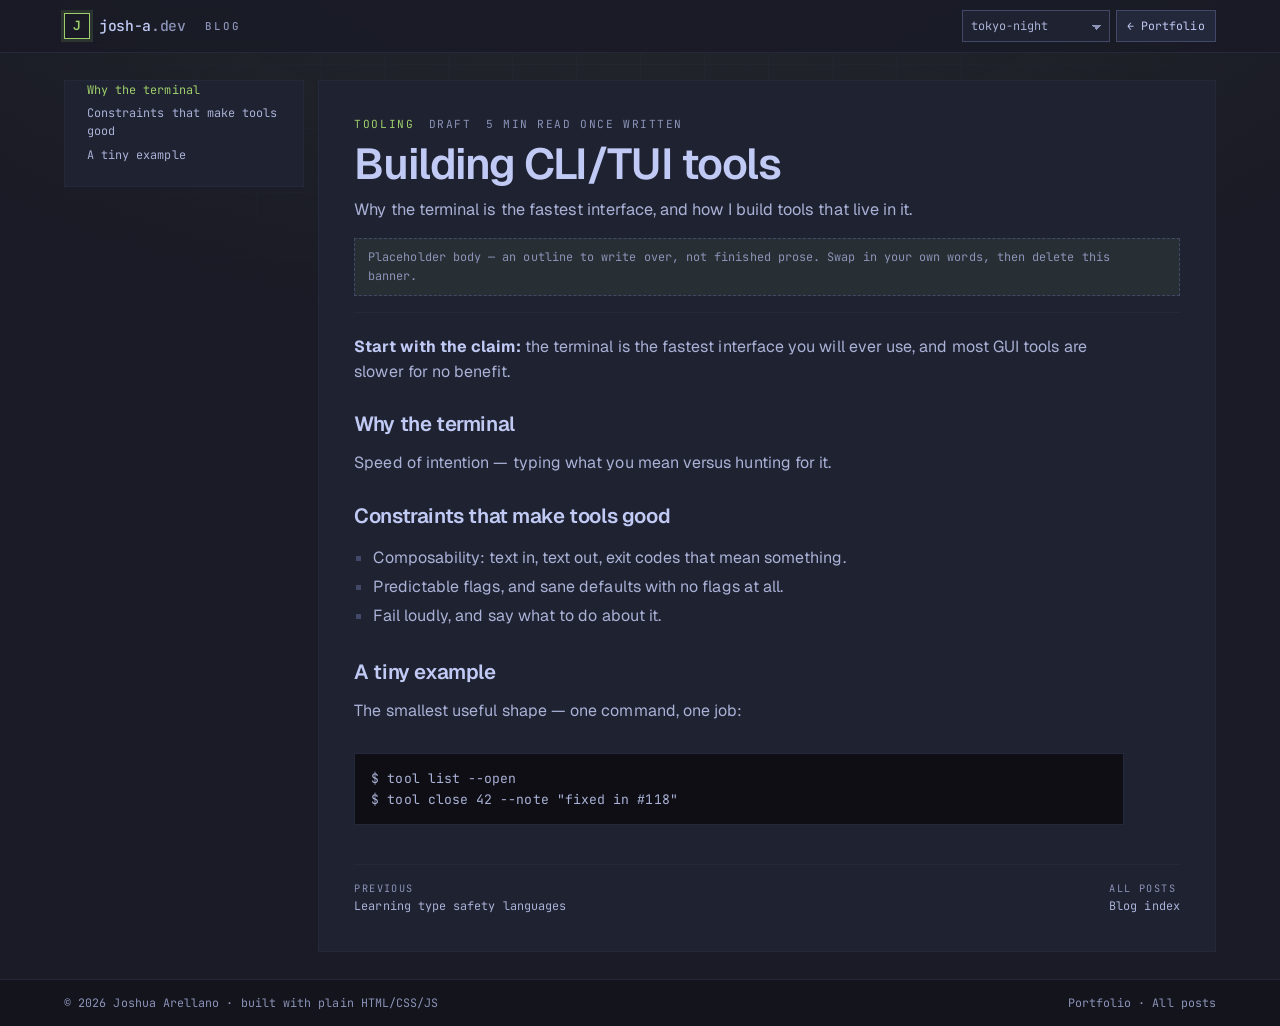
<file: blog/building-cli-tui-tools.html>
<!doctype html>
<!--
  ============================================================================
  josh-a.dev  ·  blog post
  ---------------------------------------------------------------------------
  Loads ../styles.css and ../app.js — the same two files index.html uses, so the
  theme, palette and type are shared. The chrome here is deliberately lean: a
  wordmark, the theme picker and a way back. app.js is written so every lookup
  is guarded, which is why it is safe on a page with none of index.html's
  widgets. Rebuild these pages by copying _template.html.
  ============================================================================
-->
<html lang="en" dir="ltr" data-theme="tokyo-night" data-js="on" class="no-js">
  <head>
    <meta charset="utf-8" />
    <meta
      name="viewport"
      content="width=device-width, initial-scale=1, viewport-fit=cover"
    />
    <meta name="color-scheme" content="dark light" />
    <meta name="theme-color" content="#1a1b26" />

    <title>Building CLI/TUI tools · josh-a.dev</title>
    <meta name="description" content="Why the terminal is the fastest interface, and how I build tools that live in it." />
    <meta name="author" content="Joshua Arellano" />
    <link rel="canonical" href="https://josh-a.dev/blog/building-cli-tui-tools.html" />

    <meta property="og:type" content="article" />
    <meta property="og:site_name" content="josh-a.dev" />
    <meta property="og:title" content="Building CLI/TUI tools" />
    <meta property="og:description" content="Why the terminal is the fastest interface, and how I build tools that live in it." />
    <meta property="og:url" content="https://josh-a.dev/blog/building-cli-tui-tools.html" />
    <meta property="og:locale" content="en_US" />
    <meta name="twitter:card" content="summary" />
    <meta name="twitter:title" content="Building CLI/TUI tools" />
    <meta name="twitter:description" content="Why the terminal is the fastest interface, and how I build tools that live in it." />

    <link
      rel="icon"
      href="data:image/svg+xml,<svg xmlns='http://www.w3.org/2000/svg' viewBox='0 0 32 32'><rect width='32' height='32' fill='%231a1b26'/><rect x='4' y='4' width='24' height='24' fill='none' stroke='%239ece6a' stroke-width='2'/><text x='16' y='23' font-family='monospace' font-size='16' fill='%239ece6a' text-anchor='middle'>j</text></svg>"
    />
    <link rel="preconnect" href="https://fonts.googleapis.com" />
    <link rel="preconnect" href="https://fonts.gstatic.com" crossorigin />
    <link
      rel="stylesheet"
      href="https://fonts.googleapis.com/css2?family=Geist:wght@400;600;700&family=JetBrains+Mono:wght@400;500;700&display=swap"
    />

    <!-- Restores the saved theme before first paint. Must stay inline: from the
         deferred app.js it would run too late and flash the wrong palette. -->
    <script>
      (function () {
        var root = document.documentElement;
        /* JS is running, so drop the no-js class straight away. */
        root.classList.remove("no-js");
        try {
          var t = localStorage.getItem("josh-a.dev:theme");
          if (t && /^[a-z0-9-]+$/.test(t)) root.setAttribute("data-theme", t);
          else if (
            window.matchMedia &&
            matchMedia("(prefers-color-scheme: light)").matches
          )
            root.setAttribute("data-theme", "tokyo-night");
          if (localStorage.getItem("josh-a.dev:js") === "0")
            root.setAttribute("data-js", "off");
        } catch (e) {
          /* private mode / file:// — defaults are fine */
        }
      })();
    </script>

    <link rel="stylesheet" href="../styles.css" />

    <script type="application/ld+json">
      {
        "@context": "https://schema.org",
        "@type": "BlogPosting",
        "headline": "Building CLI/TUI tools",
        "description": "Why the terminal is the fastest interface, and how I build tools that live in it.",
        "url": "https://josh-a.dev/blog/building-cli-tui-tools.html",
        "author": { "@type": "Person", "name": "Joshua Arellano" },
        "publisher": { "@type": "Person", "name": "Joshua Arellano" },
        "isPartOf": { "@type": "Blog", "name": "josh-a.dev blog" }
      }
    </script>
  </head>

  <body>
    <a class="skip" href="#main">Skip to content</a>

    <header class="postbar">
      <div class="postbar-inner">
        <a class="brand" href="../index.html" aria-label="josh-a.dev — home">
          <span class="mark mono" aria-hidden="true">J</span>
          <b class="mono">josh-a<span>.dev</span></b>
        </a>
        <span class="label">blog</span>
        <span class="tools">
          <select
            class="js-only"
            id="theme-select"
            aria-label="Choose a colour theme"
          >
            <option value="tokyo-night">tokyo-night</option>
          </select>
          <a class="btn sm" href="../index.html">&larr; Portfolio</a>
        </span>
      </div>
    </header>

    <main class="post-main" id="main">
      <div class="post-grid">
        <!-- Table of contents. A <details> dropdown on narrow screens, a sticky
             rail from 900px up. With JS off it simply stays open. -->
        <details class="toc" open>
          <summary>On this page</summary>
          <nav class="toc-list" aria-label="On this page">
                        <a href="#why-the-terminal">Why the terminal</a>
            <a href="#constraints-that-make-tools-good">Constraints that make tools good</a>
            <a href="#a-tiny-example">A tiny example</a>
          </nav>
        </details>

        <article class="post-article">
          <header>
            <p class="post-meta">
              <span class="accent">Tooling</span>
              <span>Draft</span>
              <span>5 min read once written</span>
            </p>
            <h1>Building CLI/TUI tools</h1>
            <p class="post-lede">Why the terminal is the fastest interface, and how I build tools that live in it.</p>
            <p class="draft-banner">
              Placeholder body — an outline to write over, not finished prose.
              Swap in your own words, then delete this banner.
            </p>
          </header>

          <div class="post-body">
            <p>
              <strong>Start with the claim:</strong> the terminal is the fastest
              interface you will ever use, and most GUI tools are slower for no
              benefit.
            </p>

            <h2 id="why-the-terminal">Why the terminal</h2>
            <p>
              Speed of intention — typing what you mean versus hunting for it.
            </p>

            <h2 id="constraints-that-make-tools-good">Constraints that make tools good</h2>
            <ul>
              <li>Composability: text in, text out, exit codes that mean something.</li>
              <li>Predictable flags, and sane defaults with no flags at all.</li>
              <li>Fail loudly, and say what to do about it.</li>
            </ul>

            <h2 id="a-tiny-example">A tiny example</h2>
            <p>The smallest useful shape — one command, one job:</p>
            <pre><code>$ tool list --open
$ tool close 42 --note "fixed in #118"</code></pre>
          </div>

          <nav class="post-nav" aria-label="Post navigation">
            <a href="learning-type-safe-languages.html"><span class="dir">Previous</span>Learning type safety languages</a>
            <a href="../index.html#blog"><span class="dir">All posts</span>Blog index</a>
          </nav>
        </article>
      </div>
    </main>

    <footer class="site">
      <div class="foot-inner">
        <span
          >&copy; <span id="year">2026</span> Joshua Arellano &middot; built
          with plain HTML/CSS/JS</span
        >
        <span
          ><a href="../index.html">Portfolio</a> &middot;
          <a href="../index.html#blog">All posts</a></span
        >
      </div>
    </footer>

    <script src="../app.js" defer></script>
  </body>
</html>
</file>
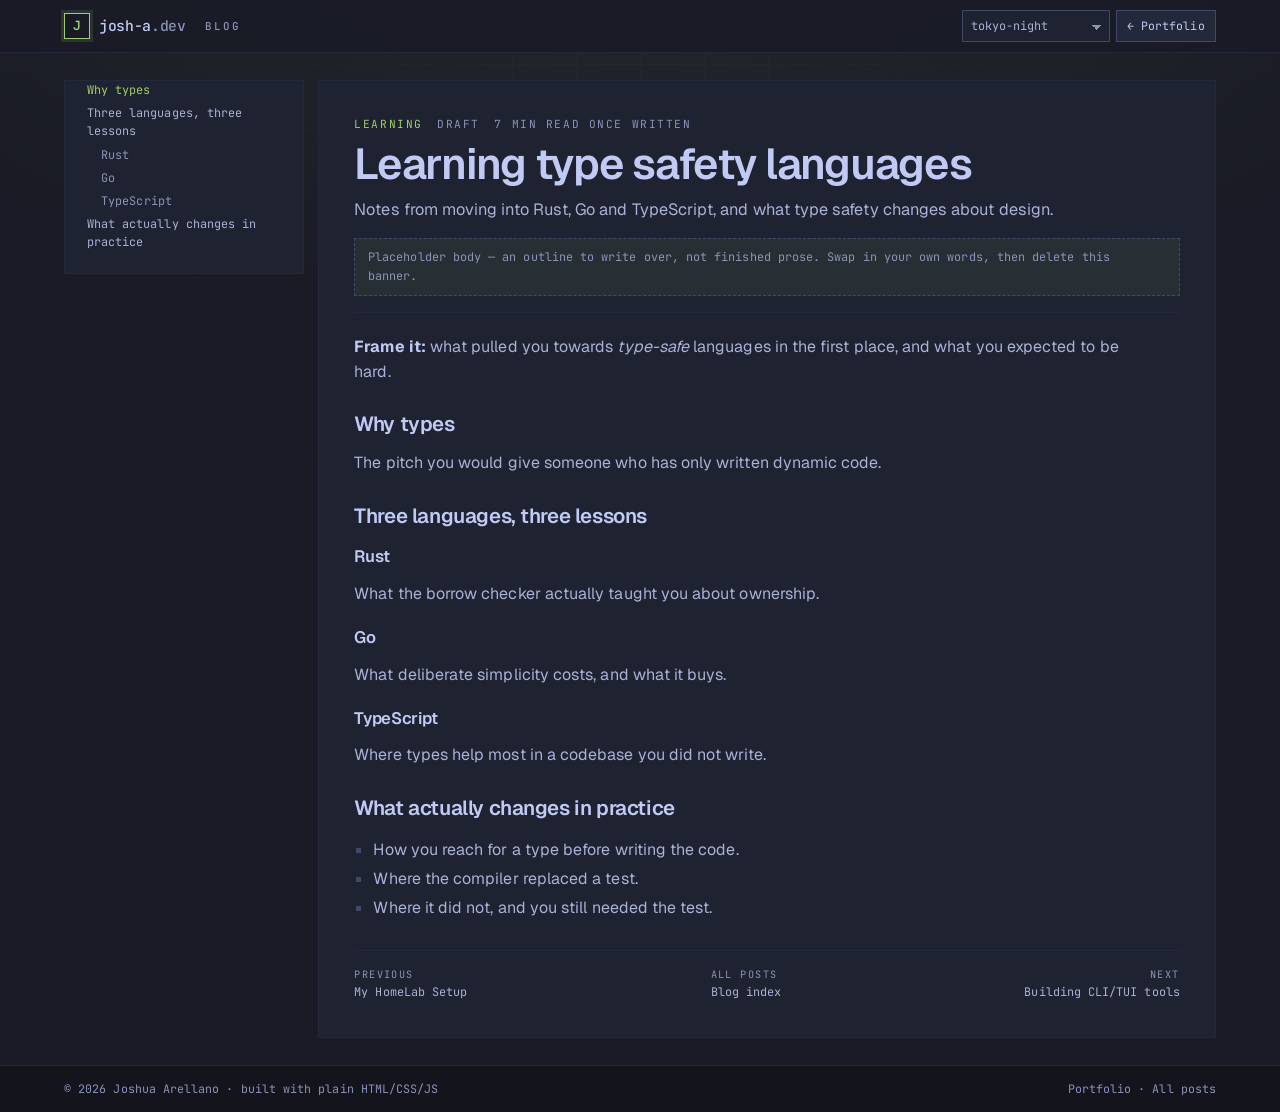
<file: blog/learning-type-safe-languages.html>
<!doctype html>
<!--
  ============================================================================
  josh-a.dev  ·  blog post
  ---------------------------------------------------------------------------
  Loads ../styles.css and ../app.js — the same two files index.html uses, so the
  theme, palette and type are shared. The chrome here is deliberately lean: a
  wordmark, the theme picker and a way back. app.js is written so every lookup
  is guarded, which is why it is safe on a page with none of index.html's
  widgets. Rebuild these pages by copying _template.html.
  ============================================================================
-->
<html lang="en" dir="ltr" data-theme="tokyo-night" data-js="on" class="no-js">
  <head>
    <meta charset="utf-8" />
    <meta
      name="viewport"
      content="width=device-width, initial-scale=1, viewport-fit=cover"
    />
    <meta name="color-scheme" content="dark light" />
    <meta name="theme-color" content="#1a1b26" />

    <title>Learning type safety languages · josh-a.dev</title>
    <meta name="description" content="Notes from moving into Rust, Go and TypeScript, and what type safety changes about design." />
    <meta name="author" content="Joshua Arellano" />
    <link rel="canonical" href="https://josh-a.dev/blog/learning-type-safe-languages.html" />

    <meta property="og:type" content="article" />
    <meta property="og:site_name" content="josh-a.dev" />
    <meta property="og:title" content="Learning type safety languages" />
    <meta property="og:description" content="Notes from moving into Rust, Go and TypeScript, and what type safety changes about design." />
    <meta property="og:url" content="https://josh-a.dev/blog/learning-type-safe-languages.html" />
    <meta property="og:locale" content="en_US" />
    <meta name="twitter:card" content="summary" />
    <meta name="twitter:title" content="Learning type safety languages" />
    <meta name="twitter:description" content="Notes from moving into Rust, Go and TypeScript, and what type safety changes about design." />

    <link
      rel="icon"
      href="data:image/svg+xml,<svg xmlns='http://www.w3.org/2000/svg' viewBox='0 0 32 32'><rect width='32' height='32' fill='%231a1b26'/><rect x='4' y='4' width='24' height='24' fill='none' stroke='%239ece6a' stroke-width='2'/><text x='16' y='23' font-family='monospace' font-size='16' fill='%239ece6a' text-anchor='middle'>j</text></svg>"
    />
    <link rel="preconnect" href="https://fonts.googleapis.com" />
    <link rel="preconnect" href="https://fonts.gstatic.com" crossorigin />
    <link
      rel="stylesheet"
      href="https://fonts.googleapis.com/css2?family=Geist:wght@400;600;700&family=JetBrains+Mono:wght@400;500;700&display=swap"
    />

    <!-- Restores the saved theme before first paint. Must stay inline: from the
         deferred app.js it would run too late and flash the wrong palette. -->
    <script>
      (function () {
        var root = document.documentElement;
        /* JS is running, so drop the no-js class straight away. */
        root.classList.remove("no-js");
        try {
          var t = localStorage.getItem("josh-a.dev:theme");
          if (t && /^[a-z0-9-]+$/.test(t)) root.setAttribute("data-theme", t);
          else if (
            window.matchMedia &&
            matchMedia("(prefers-color-scheme: light)").matches
          )
            root.setAttribute("data-theme", "tokyo-night");
          if (localStorage.getItem("josh-a.dev:js") === "0")
            root.setAttribute("data-js", "off");
        } catch (e) {
          /* private mode / file:// — defaults are fine */
        }
      })();
    </script>

    <link rel="stylesheet" href="../styles.css" />

    <script type="application/ld+json">
      {
        "@context": "https://schema.org",
        "@type": "BlogPosting",
        "headline": "Learning type safety languages",
        "description": "Notes from moving into Rust, Go and TypeScript, and what type safety changes about design.",
        "url": "https://josh-a.dev/blog/learning-type-safe-languages.html",
        "author": { "@type": "Person", "name": "Joshua Arellano" },
        "publisher": { "@type": "Person", "name": "Joshua Arellano" },
        "isPartOf": { "@type": "Blog", "name": "josh-a.dev blog" }
      }
    </script>
  </head>

  <body>
    <a class="skip" href="#main">Skip to content</a>

    <header class="postbar">
      <div class="postbar-inner">
        <a class="brand" href="../index.html" aria-label="josh-a.dev — home">
          <span class="mark mono" aria-hidden="true">J</span>
          <b class="mono">josh-a<span>.dev</span></b>
        </a>
        <span class="label">blog</span>
        <span class="tools">
          <select
            class="js-only"
            id="theme-select"
            aria-label="Choose a colour theme"
          >
            <option value="tokyo-night">tokyo-night</option>
          </select>
          <a class="btn sm" href="../index.html">&larr; Portfolio</a>
        </span>
      </div>
    </header>

    <main class="post-main" id="main">
      <div class="post-grid">
        <!-- Table of contents. A <details> dropdown on narrow screens, a sticky
             rail from 900px up. With JS off it simply stays open. -->
        <details class="toc" open>
          <summary>On this page</summary>
          <nav class="toc-list" aria-label="On this page">
                        <a href="#why-types">Why types</a>
            <a href="#three-languages-three-lessons">Three languages, three lessons</a>
            <a href="#rust" class="lvl3">Rust</a>
            <a href="#go" class="lvl3">Go</a>
            <a href="#typescript" class="lvl3">TypeScript</a>
            <a href="#what-changes-in-practice">What actually changes in practice</a>
          </nav>
        </details>

        <article class="post-article">
          <header>
            <p class="post-meta">
              <span class="accent">Learning</span>
              <span>Draft</span>
              <span>7 min read once written</span>
            </p>
            <h1>Learning type safety languages</h1>
            <p class="post-lede">Notes from moving into Rust, Go and TypeScript, and what type safety changes about design.</p>
            <p class="draft-banner">
              Placeholder body — an outline to write over, not finished prose.
              Swap in your own words, then delete this banner.
            </p>
          </header>

          <div class="post-body">
            <p>
              <strong>Frame it:</strong> what pulled you towards
              <em>type-safe</em> languages in the first place, and what you expected
              to be hard.
            </p>

            <h2 id="why-types">Why types</h2>
            <p>
              The pitch you would give someone who has only written dynamic code.
            </p>

            <h2 id="three-languages-three-lessons">Three languages, three lessons</h2>
            <h3 id="rust">Rust</h3>
            <p>What the borrow checker actually taught you about ownership.</p>
            <h3 id="go">Go</h3>
            <p>What deliberate simplicity costs, and what it buys.</p>
            <h3 id="typescript">TypeScript</h3>
            <p>Where types help most in a codebase you did not write.</p>

            <h2 id="what-changes-in-practice">What actually changes in practice</h2>
            <ul>
              <li>How you reach for a type before writing the code.</li>
              <li>Where the compiler replaced a test.</li>
              <li>Where it did not, and you still needed the test.</li>
            </ul>
          </div>

          <nav class="post-nav" aria-label="Post navigation">
            <a href="my-homelab-setup.html"><span class="dir">Previous</span>My HomeLab Setup</a>
            <a href="../index.html#blog"><span class="dir">All posts</span>Blog index</a>
            <a href="building-cli-tui-tools.html" class="next"><span class="dir">Next</span>Building CLI/TUI tools</a>
          </nav>
        </article>
      </div>
    </main>

    <footer class="site">
      <div class="foot-inner">
        <span
          >&copy; <span id="year">2026</span> Joshua Arellano &middot; built
          with plain HTML/CSS/JS</span
        >
        <span
          ><a href="../index.html">Portfolio</a> &middot;
          <a href="../index.html#blog">All posts</a></span
        >
      </div>
    </footer>

    <script src="../app.js" defer></script>
  </body>
</html>
</file>
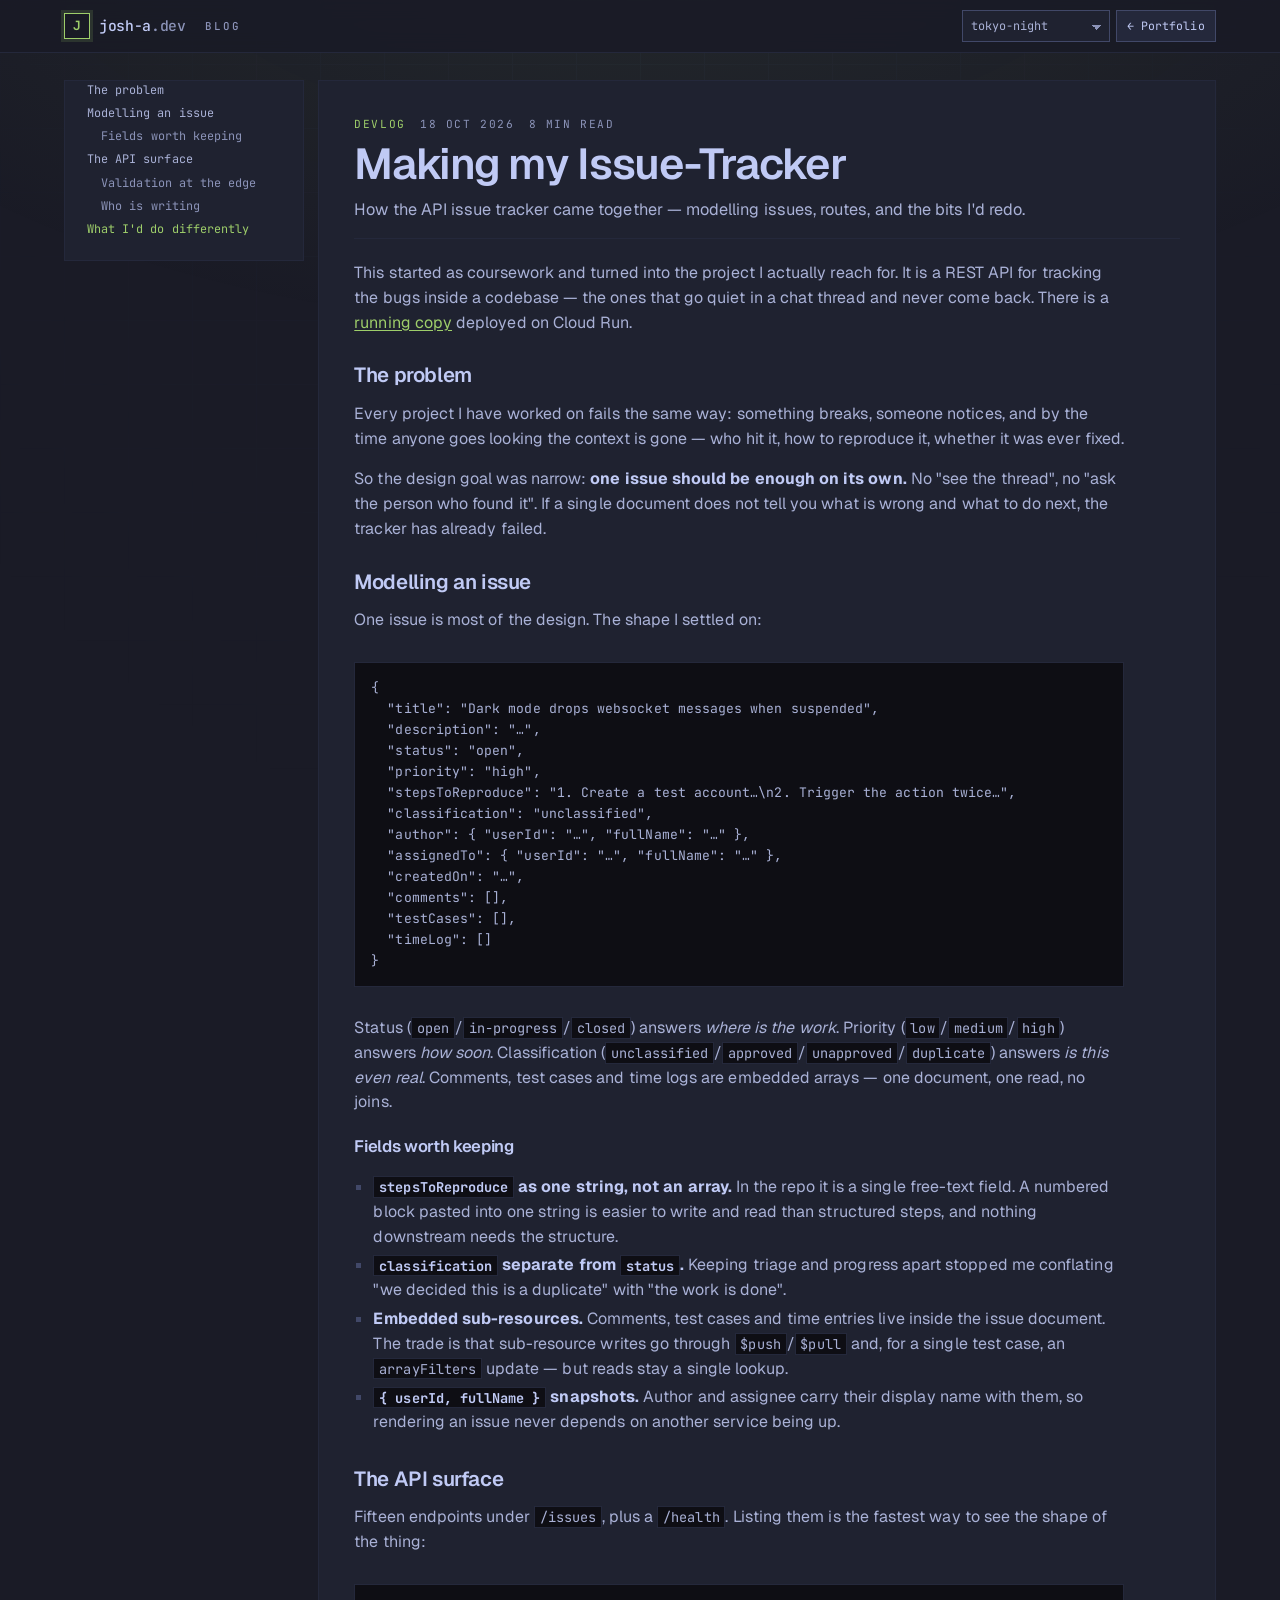
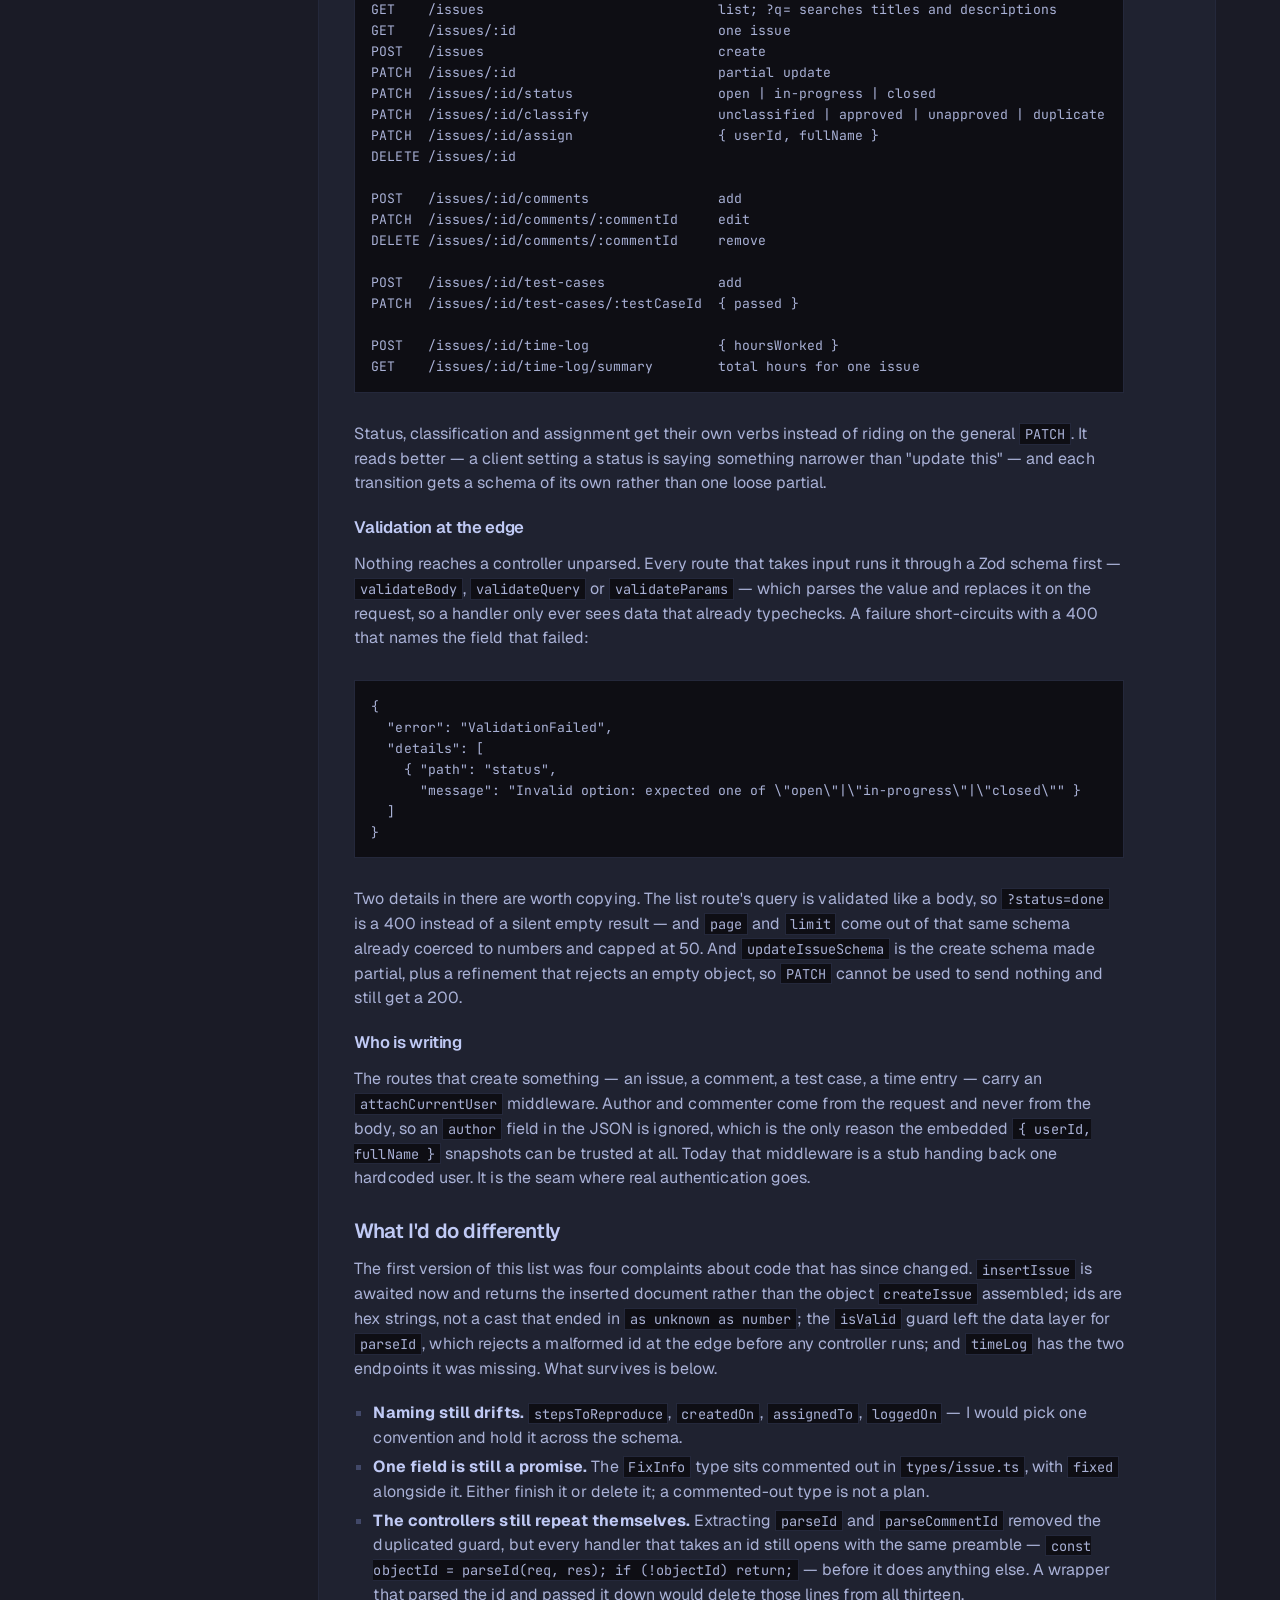
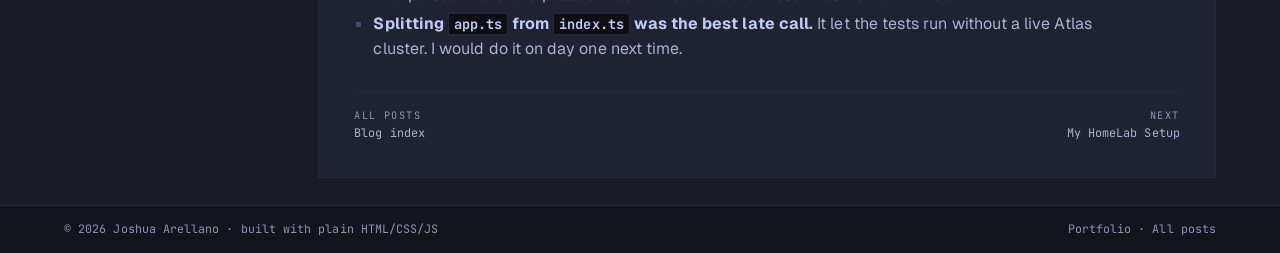
<file: blog/making-my-issue-tracker.html>
<!doctype html>
<!--
  ============================================================================
  josh-a.dev  ·  blog post
  ---------------------------------------------------------------------------
  Loads ../styles.css and ../app.js — the same two files index.html uses, so the
  theme, palette and type are shared. The chrome here is deliberately lean: a
  wordmark, the theme picker and a way back. app.js is written so every lookup
  is guarded, which is why it is safe on a page with none of index.html's
  widgets. Rebuild these pages by copying _template.html.
  ============================================================================
-->
<html lang="en" dir="ltr" data-theme="tokyo-night" data-js="on" class="no-js">
  <head>
    <meta charset="utf-8" />
    <meta
      name="viewport"
      content="width=device-width, initial-scale=1, viewport-fit=cover"
    />
    <meta name="color-scheme" content="dark light" />
    <meta name="theme-color" content="#1a1b26" />

    <title>Making my Issue-Tracker · josh-a.dev</title>
    <meta
      name="description"
      content="How the API issue tracker came together — modelling issues, routes, and the bits I'd redo."
    />
    <meta name="author" content="Joshua Arellano" />
    <link
      rel="canonical"
      href="https://josh-a.dev/blog/making-my-issue-tracker.html"
    />

    <meta property="og:type" content="article" />
    <meta property="og:site_name" content="josh-a.dev" />
    <meta property="og:title" content="Making my Issue-Tracker" />
    <meta
      property="og:description"
      content="How the API issue tracker came together — modelling issues, routes, and the bits I'd redo."
    />
    <meta
      property="og:url"
      content="https://josh-a.dev/blog/making-my-issue-tracker.html"
    />
    <meta property="og:locale" content="en_US" />
    <meta name="twitter:card" content="summary" />
    <meta name="twitter:title" content="Making my Issue-Tracker" />
    <meta
      name="twitter:description"
      content="How the API issue tracker came together — modelling issues, routes, and the bits I'd redo."
    />

    <link
      rel="icon"
      href="data:image/svg+xml,<svg xmlns='http://www.w3.org/2000/svg' viewBox='0 0 32 32'><rect width='32' height='32' fill='%231a1b26'/><rect x='4' y='4' width='24' height='24' fill='none' stroke='%239ece6a' stroke-width='2'/><text x='16' y='23' font-family='monospace' font-size='16' fill='%239ece6a' text-anchor='middle'>j</text></svg>"
    />
    <link rel="preconnect" href="https://fonts.googleapis.com" />
    <link rel="preconnect" href="https://fonts.gstatic.com" crossorigin />
    <link
      rel="stylesheet"
      href="https://fonts.googleapis.com/css2?family=Geist:wght@400;600;700&family=JetBrains+Mono:wght@400;500;700&display=swap"
    />

    <!-- Restores the saved theme before first paint. Must stay inline: from the
         deferred app.js it would run too late and flash the wrong palette. -->
    <script>
      (function () {
        var root = document.documentElement;
        /* JS is running, so drop the no-js class straight away. */
        root.classList.remove("no-js");
        try {
          var t = localStorage.getItem("josh-a.dev:theme");
          if (t && /^[a-z0-9-]+$/.test(t)) root.setAttribute("data-theme", t);
          else if (
            window.matchMedia &&
            matchMedia("(prefers-color-scheme: light)").matches
          )
            root.setAttribute("data-theme", "tokyo-night");
          if (localStorage.getItem("josh-a.dev:js") === "0")
            root.setAttribute("data-js", "off");
        } catch (e) {
          /* private mode / file:// — defaults are fine */
        }
      })();
    </script>

    <link rel="stylesheet" href="../styles.css" />

    <script type="application/ld+json">
      {
        "@context": "https://schema.org",
        "@type": "BlogPosting",
        "headline": "Making my Issue-Tracker",
        "description": "How the API issue tracker came together — modelling issues, routes, and the bits I'd redo.",
        "url": "https://josh-a.dev/blog/making-my-issue-tracker.html",
        "author": { "@type": "Person", "name": "Joshua Arellano" },
        "publisher": { "@type": "Person", "name": "Joshua Arellano" },
        "isPartOf": { "@type": "Blog", "name": "josh-a.dev blog" }
      }
    </script>
  </head>

  <body>
    <a class="skip" href="#main">Skip to content</a>

    <header class="postbar">
      <div class="postbar-inner">
        <a class="brand" href="../index.html" aria-label="josh-a.dev — home">
          <span class="mark mono" aria-hidden="true">J</span>
          <b class="mono">josh-a<span>.dev</span></b>
        </a>
        <span class="label">blog</span>
        <span class="tools">
          <select
            class="js-only"
            id="theme-select"
            aria-label="Choose a colour theme"
          >
            <option value="tokyo-night">tokyo-night</option>
          </select>
          <a class="btn sm" href="../index.html">&larr; Portfolio</a>
        </span>
      </div>
    </header>

    <main class="post-main" id="main">
      <div class="post-grid">
        <!-- Table of contents. A <details> dropdown on narrow screens, a sticky
             rail from 900px up. With JS off it simply stays open. -->
        <details class="toc" open>
          <summary>On this page</summary>
          <nav class="toc-list" aria-label="On this page">
            <a href="#the-problem">The problem</a>
            <a href="#modelling-an-issue">Modelling an issue</a>
            <a href="#fields-worth-keeping" class="lvl3"
              >Fields worth keeping</a
            >
            <a href="#the-api-surface">The API surface</a>
            <a href="#validation-at-the-edge" class="lvl3"
              >Validation at the edge</a
            >
            <a href="#who-is-writing" class="lvl3">Who is writing</a>
            <a href="#what-id-do-differently">What I'd do differently</a>
          </nav>
        </details>

        <article class="post-article">
          <header>
            <p class="post-meta">
              <span class="accent">Devlog</span>
              <span>18 Oct 2026</span>
              <span>8 min read</span>
            </p>
            <h1>Making my Issue-Tracker</h1>
            <p class="post-lede">
              How the API issue tracker came together — modelling issues,
              routes, and the bits I'd redo.
            </p>
          </header>

          <div class="post-body">
            <p>
              This started as coursework and turned into the project I actually
              reach for. It is a REST API for tracking the bugs inside a
              codebase — the ones that go quiet in a chat thread and never come
              back. There is a
              <a
                href="issue-tracker.josh-a.dev"
                target="_blank"
                rel="noopener noreferrer"
                >running copy</a
              >
              deployed on Cloud Run.
            </p>

            <h2 id="the-problem">The problem</h2>
            <p>
              Every project I have worked on fails the same way: something
              breaks, someone notices, and by the time anyone goes looking the
              context is gone — who hit it, how to reproduce it, whether it was
              ever fixed.
            </p>
            <p>
              So the design goal was narrow:
              <strong>one issue should be enough on its own.</strong> No "see
              the thread", no "ask the person who found it". If a single
              document does not tell you what is wrong and what to do next, the
              tracker has already failed.
            </p>

            <h2 id="modelling-an-issue">Modelling an issue</h2>
            <p>One issue is most of the design. The shape I settled on:</p>
            <pre><code>{
  "title": "Dark mode drops websocket messages when suspended",
  "description": "…",
  "status": "open",
  "priority": "high",
  "stepsToReproduce": "1. Create a test account…\n2. Trigger the action twice…",
  "classification": "unclassified",
  "author": { "userId": "…", "fullName": "…" },
  "assignedTo": { "userId": "…", "fullName": "…" },
  "createdOn": "…",
  "comments": [],
  "testCases": [],
  "timeLog": []
}</code></pre>
            <p>
              Status
              (<code>open</code>/<code>in-progress</code>/<code>closed</code>)
              answers <em>where is the work</em>. Priority
              (<code>low</code>/<code>medium</code>/<code>high</code>) answers
              <em>how soon</em>. Classification
              (<code>unclassified</code>/<code>approved</code>/<code>unapproved</code>/<code>duplicate</code>)
              answers <em>is this even real</em>. Comments, test cases and time
              logs are embedded arrays — one document, one read, no joins.
            </p>

            <h3 id="fields-worth-keeping">Fields worth keeping</h3>
            <ul>
              <li>
                <strong
                  ><code>stepsToReproduce</code> as one string, not an
                  array.</strong
                >
                In the repo it is a single free-text field. A numbered block
                pasted into one string is easier to write and read than
                structured steps, and nothing downstream needs the structure.
              </li>
              <li>
                <strong
                  ><code>classification</code> separate from
                  <code>status</code>.</strong
                >
                Keeping triage and progress apart stopped me conflating "we
                decided this is a duplicate" with "the work is done".
              </li>
              <li>
                <strong>Embedded sub-resources.</strong> Comments, test cases
                and time entries live inside the issue document. The trade is
                that sub-resource writes go through <code>$push</code>/<code
                  >$pull</code
                >
                and, for a single test case, an <code>arrayFilters</code> update
                — but reads stay a single lookup.
              </li>
              <li>
                <strong><code>{ userId, fullName }</code> snapshots.</strong>
                Author and assignee carry their display name with them, so
                rendering an issue never depends on another service being up.
              </li>
            </ul>

            <h2 id="the-api-surface">The API surface</h2>
            <p>
              Fifteen endpoints under <code>/issues</code>, plus a
              <code>/health</code>. Listing them is the fastest way to see the
              shape of the thing:
            </p>
            <pre><code>GET    /issues                             list; ?q= searches titles and descriptions
GET    /issues/:id                         one issue
POST   /issues                             create
PATCH  /issues/:id                         partial update
PATCH  /issues/:id/status                  open | in-progress | closed
PATCH  /issues/:id/classify                unclassified | approved | unapproved | duplicate
PATCH  /issues/:id/assign                  { userId, fullName }
DELETE /issues/:id

POST   /issues/:id/comments                add
PATCH  /issues/:id/comments/:commentId     edit
DELETE /issues/:id/comments/:commentId     remove

POST   /issues/:id/test-cases              add
PATCH  /issues/:id/test-cases/:testCaseId  { passed }

POST   /issues/:id/time-log                { hoursWorked }
GET    /issues/:id/time-log/summary        total hours for one issue</code></pre>
            <p>
              Status, classification and assignment get their own verbs instead
              of riding on the general <code>PATCH</code>. It reads better — a
              client setting a status is saying something narrower than "update
              this" — and each transition gets a schema of its own rather than
              one loose partial.
            </p>

            <h3 id="validation-at-the-edge">Validation at the edge</h3>
            <p>
              Nothing reaches a controller unparsed. Every route that takes
              input runs it through a Zod schema first —
              <code>validateBody</code>, <code>validateQuery</code> or
              <code>validateParams</code> — which parses the value and replaces
              it on the request, so a handler only ever sees data that already
              typechecks. A failure short-circuits with a 400 that names the
              field that failed:
            </p>
            <pre><code>{
  "error": "ValidationFailed",
  "details": [
    { "path": "status",
      "message": "Invalid option: expected one of \"open\"|\"in-progress\"|\"closed\"" }
  ]
}</code></pre>
            <p>
              Two details in there are worth copying. The list route's query is
              validated like a body, so <code>?status=done</code> is a 400
              instead of a silent empty result — and <code>page</code> and
              <code>limit</code> come out of that same schema already coerced to
              numbers and capped at 50. And <code>updateIssueSchema</code> is
              the create schema made partial, plus a refinement that rejects an
              empty object, so <code>PATCH</code> cannot be used to send nothing
              and still get a 200.
            </p>

            <h3 id="who-is-writing">Who is writing</h3>
            <p>
              The routes that create something — an issue, a comment, a test
              case, a time entry — carry an
              <code>attachCurrentUser</code> middleware. Author and commenter
              come from the request and never from the body, so an
              <code>author</code> field in the JSON is ignored, which is the
              only reason the embedded
              <code>{ userId, fullName }</code> snapshots can be trusted at all.
              Today that middleware is a stub handing back one hardcoded user.
              It is the seam where real authentication goes.
            </p>

            <h2 id="what-id-do-differently">What I'd do differently</h2>
            <p>
              The first version of this list was four complaints about code that
              has since changed. <code>insertIssue</code> is awaited now and
              returns the inserted document rather than the object
              <code>createIssue</code> assembled; ids are hex strings, not a
              cast that ended in <code>as unknown as number</code>; the
              <code>isValid</code> guard left the data layer for
              <code>parseId</code>, which rejects a malformed id at the edge
              before any controller runs; and <code>timeLog</code> has the two
              endpoints it was missing. What survives is below.
            </p>
            <ul>
              <li>
                <strong>Naming still drifts.</strong>
                <code>stepsToReproduce</code>, <code>createdOn</code>,
                <code>assignedTo</code>, <code>loggedOn</code> — I would pick
                one convention and hold it across the schema.
              </li>
              <li>
                <strong>One field is still a promise.</strong> The
                <code>FixInfo</code> type sits commented out in
                <code>types/issue.ts</code>, with <code>fixed</code> alongside
                it. Either finish it or delete it; a commented-out type is not a
                plan.
              </li>
              <li>
                <strong>The controllers still repeat themselves.</strong>
                Extracting <code>parseId</code> and <code>parseCommentId</code>
                removed the duplicated guard, but every handler that takes an id
                still opens with the same preamble —
                <code
                  >const objectId = parseId(req, res); if (!objectId)
                  return;</code
                >
                — before it does anything else. A wrapper that parsed the id and
                passed it down would delete those lines from all thirteen.
              </li>
              <li>
                <strong
                  >Splitting <code>app.ts</code> from <code>index.ts</code> was
                  the best late call.</strong
                >
                It let the tests run without a live Atlas cluster. I would do it
                on day one next time.
              </li>
            </ul>
          </div>

          <nav class="post-nav" aria-label="Post navigation">
            <a href="../index.html#blog"
              ><span class="dir">All posts</span>Blog index</a
            >
            <a href="my-homelab-setup.html" class="next"
              ><span class="dir">Next</span>My HomeLab Setup</a
            >
          </nav>
        </article>
      </div>
    </main>

    <footer class="site">
      <div class="foot-inner">
        <span
          >&copy; <span id="year">2026</span> Joshua Arellano &middot; built
          with plain HTML/CSS/JS</span
        >
        <span
          ><a href="../index.html">Portfolio</a> &middot;
          <a href="../index.html#blog">All posts</a></span
        >
      </div>
    </footer>

    <script src="../app.js" defer></script>
  </body>
</html>
</file>
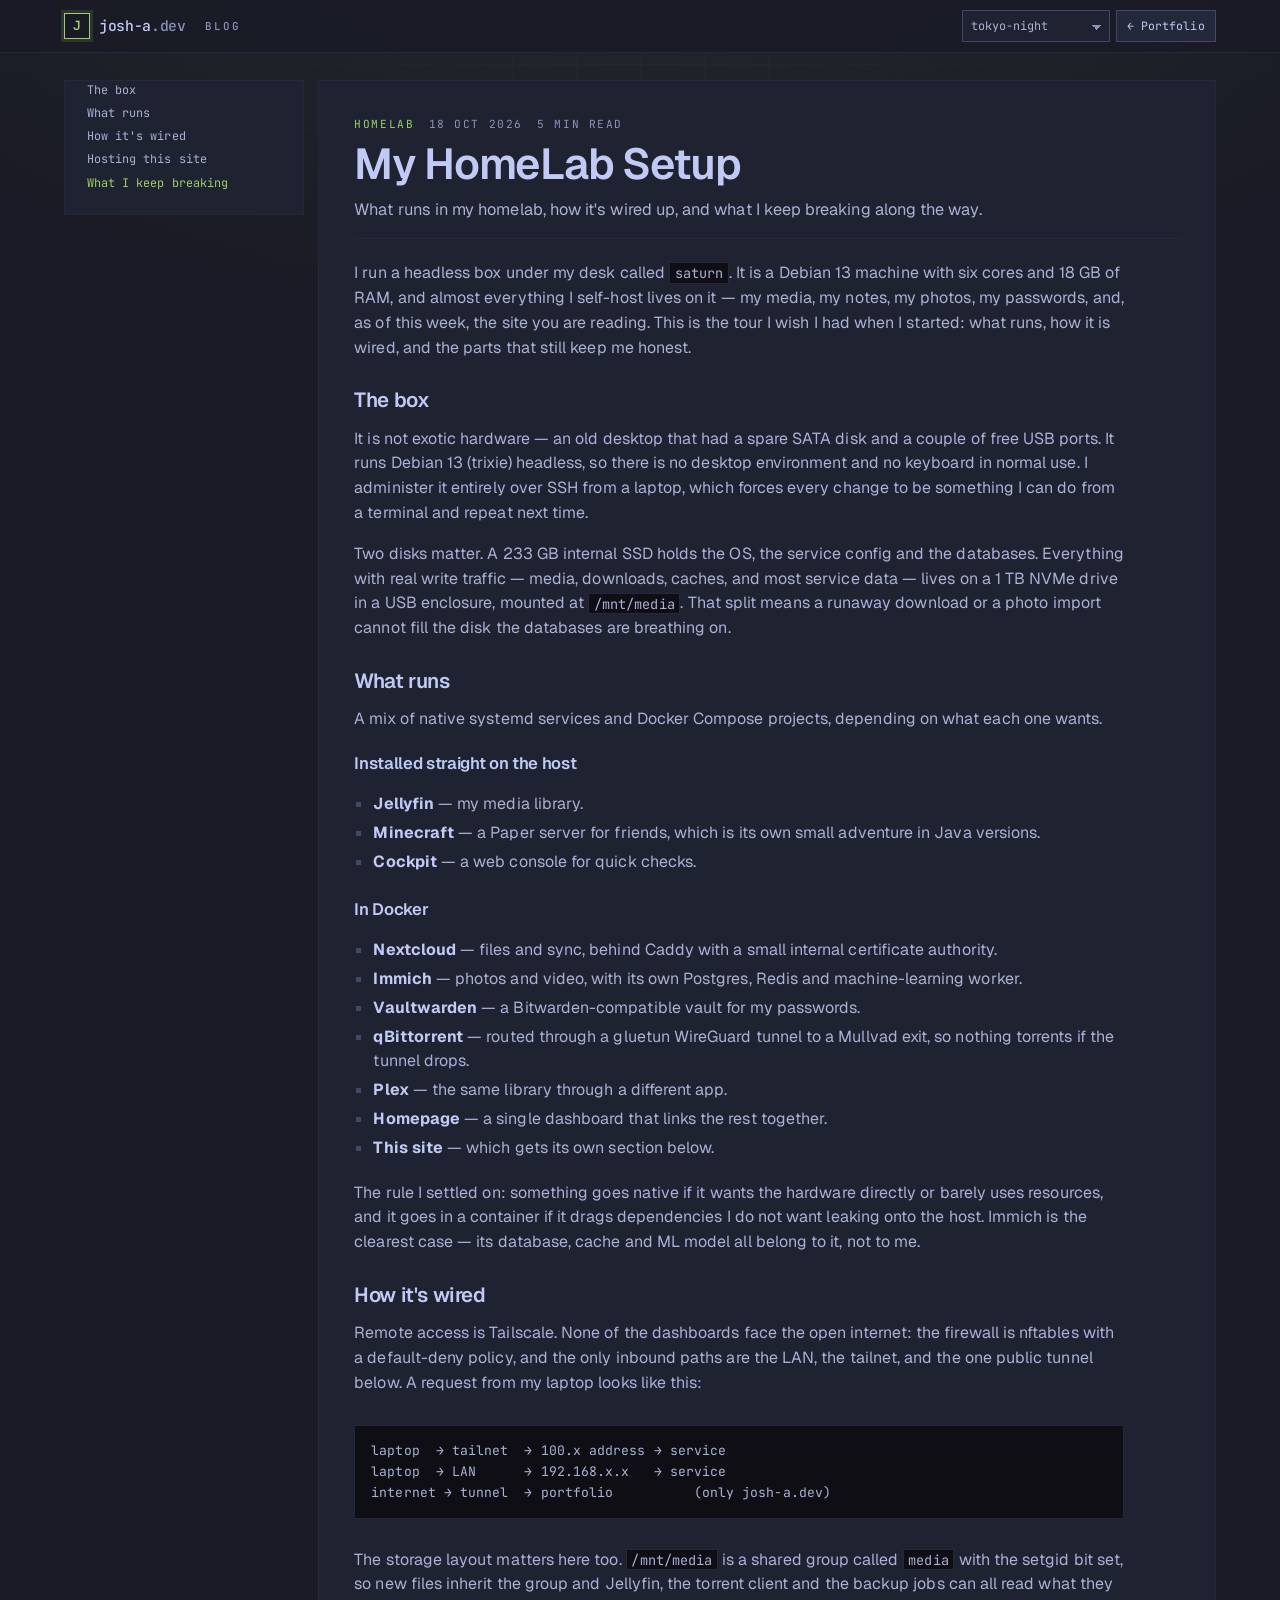
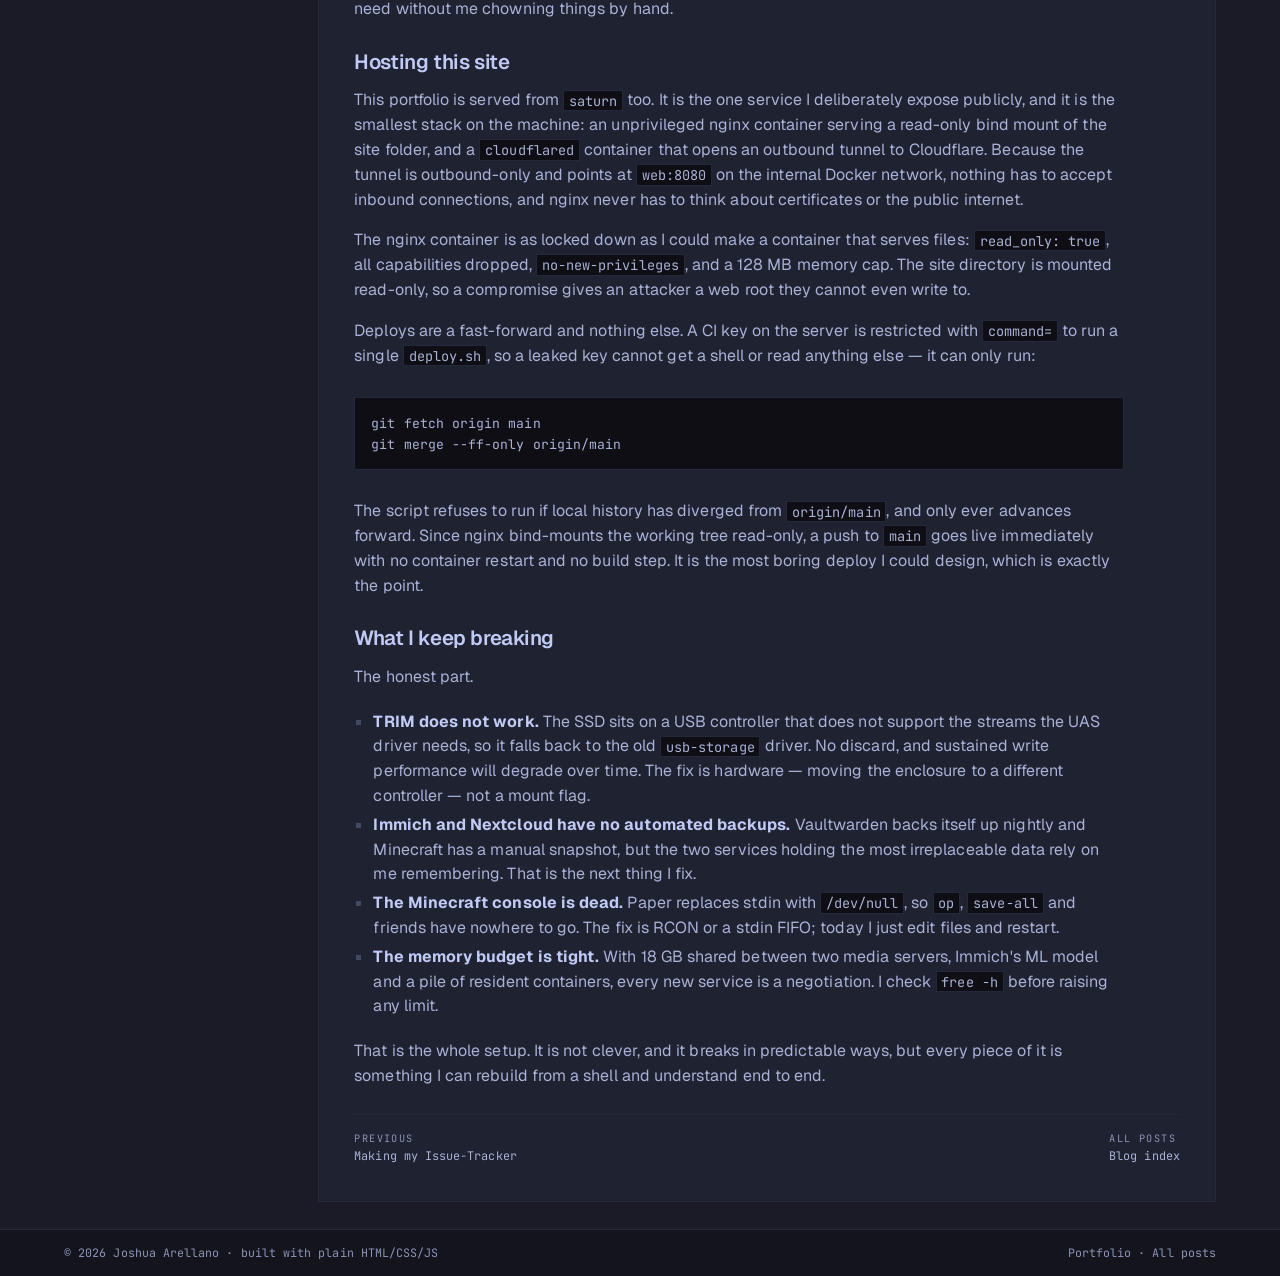
<file: blog/my-homelab-setup.html>
<!doctype html>
<!--
  ============================================================================
  josh-a.dev  ·  blog post
  ---------------------------------------------------------------------------
  Loads ../styles.css and ../app.js — the same two files index.html uses, so the
  theme, palette and type are shared. The chrome here is deliberately lean: a
  wordmark, the theme picker and a way back. app.js is written so every lookup
  is guarded, which is why it is safe on a page with none of index.html's
  widgets. Rebuild these pages by copying _template.html.
  ============================================================================
-->
<html lang="en" dir="ltr" data-theme="tokyo-night" data-js="on" class="no-js">
  <head>
    <meta charset="utf-8" />
    <meta
      name="viewport"
      content="width=device-width, initial-scale=1, viewport-fit=cover"
    />
    <meta name="color-scheme" content="dark light" />
    <meta name="theme-color" content="#1a1b26" />

    <title>My HomeLab Setup · josh-a.dev</title>
    <meta name="description" content="What runs in my homelab, how it's wired up, and what I keep breaking along the way." />
    <meta name="author" content="Joshua Arellano" />
    <link rel="canonical" href="https://josh-a.dev/blog/my-homelab-setup.html" />

    <meta property="og:type" content="article" />
    <meta property="og:site_name" content="josh-a.dev" />
    <meta property="og:title" content="My HomeLab Setup" />
    <meta property="og:description" content="What runs in my homelab, how it's wired up, and what I keep breaking along the way." />
    <meta property="og:url" content="https://josh-a.dev/blog/my-homelab-setup.html" />
    <meta property="og:locale" content="en_US" />
    <meta name="twitter:card" content="summary" />
    <meta name="twitter:title" content="My HomeLab Setup" />
    <meta name="twitter:description" content="What runs in my homelab, how it's wired up, and what I keep breaking along the way." />

    <link
      rel="icon"
      href="data:image/svg+xml,<svg xmlns='http://www.w3.org/2000/svg' viewBox='0 0 32 32'><rect width='32' height='32' fill='%231a1b26'/><rect x='4' y='4' width='24' height='24' fill='none' stroke='%239ece6a' stroke-width='2'/><text x='16' y='23' font-family='monospace' font-size='16' fill='%239ece6a' text-anchor='middle'>j</text></svg>"
    />
    <link rel="preconnect" href="https://fonts.googleapis.com" />
    <link rel="preconnect" href="https://fonts.gstatic.com" crossorigin />
    <link
      rel="stylesheet"
      href="https://fonts.googleapis.com/css2?family=Geist:wght@400;600;700&family=JetBrains+Mono:wght@400;500;700&display=swap"
    />

    <!-- Restores the saved theme before first paint. Must stay inline: from the
         deferred app.js it would run too late and flash the wrong palette. -->
    <script>
      (function () {
        var root = document.documentElement;
        /* JS is running, so drop the no-js class straight away. */
        root.classList.remove("no-js");
        try {
          var t = localStorage.getItem("josh-a.dev:theme");
          if (t && /^[a-z0-9-]+$/.test(t)) root.setAttribute("data-theme", t);
          else if (
            window.matchMedia &&
            matchMedia("(prefers-color-scheme: light)").matches
          )
            root.setAttribute("data-theme", "tokyo-night");
          if (localStorage.getItem("josh-a.dev:js") === "0")
            root.setAttribute("data-js", "off");
        } catch (e) {
          /* private mode / file:// — defaults are fine */
        }
      })();
    </script>

    <link rel="stylesheet" href="../styles.css" />

    <script type="application/ld+json">
      {
        "@context": "https://schema.org",
        "@type": "BlogPosting",
        "headline": "My HomeLab Setup",
        "description": "What runs in my homelab, how it's wired up, and what I keep breaking along the way.",
        "url": "https://josh-a.dev/blog/my-homelab-setup.html",
        "author": { "@type": "Person", "name": "Joshua Arellano" },
        "publisher": { "@type": "Person", "name": "Joshua Arellano" },
        "isPartOf": { "@type": "Blog", "name": "josh-a.dev blog" }
      }
    </script>
  </head>

  <body>
    <a class="skip" href="#main">Skip to content</a>

    <header class="postbar">
      <div class="postbar-inner">
        <a class="brand" href="../index.html" aria-label="josh-a.dev — home">
          <span class="mark mono" aria-hidden="true">J</span>
          <b class="mono">josh-a<span>.dev</span></b>
        </a>
        <span class="label">blog</span>
        <span class="tools">
          <select
            class="js-only"
            id="theme-select"
            aria-label="Choose a colour theme"
          >
            <option value="tokyo-night">tokyo-night</option>
          </select>
          <a class="btn sm" href="../index.html">&larr; Portfolio</a>
        </span>
      </div>
    </header>

    <main class="post-main" id="main">
      <div class="post-grid">
        <!-- Table of contents. A <details> dropdown on narrow screens, a sticky
             rail from 900px up. With JS off it simply stays open. -->
        <details class="toc" open>
          <summary>On this page</summary>
          <nav class="toc-list" aria-label="On this page">
            <a href="#the-box">The box</a>
            <a href="#what-runs">What runs</a>
            <a href="#how-its-wired">How it's wired</a>
            <a href="#hosting-this-site">Hosting this site</a>
            <a href="#what-i-keep-breaking">What I keep breaking</a>
          </nav>
        </details>

        <article class="post-article">
          <header>
            <p class="post-meta">
              <span class="accent">HomeLab</span>
              <span>18 Oct 2026</span>
              <span>5 min read</span>
            </p>
            <h1>My HomeLab Setup</h1>
            <p class="post-lede">What runs in my homelab, how it's wired up, and what I keep breaking along the way.</p>
          </header>

          <div class="post-body">
            <p>
              I run a headless box under my desk called <code>saturn</code>. It
              is a Debian 13 machine with six cores and 18 GB of RAM, and almost
              everything I self-host lives on it — my media, my notes, my
              photos, my passwords, and, as of this week, the site you are
              reading. This is the tour I wish I had when I started: what runs,
              how it is wired, and the parts that still keep me honest.
            </p>

            <h2 id="the-box">The box</h2>
            <p>
              It is not exotic hardware — an old desktop that had a spare SATA
              disk and a couple of free USB ports. It runs Debian 13 (trixie)
              headless, so there is no desktop environment and no keyboard in
              normal use. I administer it entirely over SSH from a laptop, which
              forces every change to be something I can do from a terminal and
              repeat next time.
            </p>
            <p>
              Two disks matter. A 233 GB internal SSD holds the OS, the service
              config and the databases. Everything with real write traffic —
              media, downloads, caches, and most service data — lives on a 1 TB
              NVMe drive in a USB enclosure, mounted at
              <code>/mnt/media</code>. That split means a runaway download or a
              photo import cannot fill the disk the databases are breathing on.
            </p>

            <h2 id="what-runs">What runs</h2>
            <p>
              A mix of native systemd services and Docker Compose projects,
              depending on what each one wants.
            </p>
            <h3 id="native-services">Installed straight on the host</h3>
            <ul>
              <li><strong>Jellyfin</strong> — my media library.</li>
              <li>
                <strong>Minecraft</strong> — a Paper server for friends, which
                is its own small adventure in Java versions.
              </li>
              <li><strong>Cockpit</strong> — a web console for quick checks.</li>
            </ul>
            <h3 id="docker-services">In Docker</h3>
            <ul>
              <li>
                <strong>Nextcloud</strong> — files and sync, behind Caddy with a
                small internal certificate authority.
              </li>
              <li>
                <strong>Immich</strong> — photos and video, with its own
                Postgres, Redis and machine-learning worker.
              </li>
              <li>
                <strong>Vaultwarden</strong> — a Bitwarden-compatible vault for
                my passwords.
              </li>
              <li>
                <strong>qBittorrent</strong> — routed through a gluetun
                WireGuard tunnel to a Mullvad exit, so nothing torrents if the
                tunnel drops.
              </li>
              <li>
                <strong>Plex</strong> — the same library through a different app.
              </li>
              <li>
                <strong>Homepage</strong> — a single dashboard that links the
                rest together.
              </li>
              <li><strong>This site</strong> — which gets its own section below.</li>
            </ul>
            <p>
              The rule I settled on: something goes native if it wants the
              hardware directly or barely uses resources, and it goes in a
              container if it drags dependencies I do not want leaking onto the
              host. Immich is the clearest case — its database, cache and ML
              model all belong to it, not to me.
            </p>

            <h2 id="how-its-wired">How it's wired</h2>
            <p>
              Remote access is Tailscale. None of the dashboards face the open
              internet: the firewall is nftables with a default-deny policy, and
              the only inbound paths are the LAN, the tailnet, and the one
              public tunnel below. A request from my laptop looks like this:
            </p>
            <pre><code>laptop  &rarr; tailnet  &rarr; 100.x address &rarr; service
laptop  &rarr; LAN      &rarr; 192.168.x.x   &rarr; service
internet &rarr; tunnel  &rarr; portfolio          (only josh-a.dev)</code></pre>
            <p>
              The storage layout matters here too. <code>/mnt/media</code> is a
              shared group called <code>media</code> with the setgid bit set, so
              new files inherit the group and Jellyfin, the torrent client and
              the backup jobs can all read what they need without me chowning
              things by hand.
            </p>

            <h2 id="hosting-this-site">Hosting this site</h2>
            <p>
              This portfolio is served from <code>saturn</code> too. It is the
              one service I deliberately expose publicly, and it is the smallest
              stack on the machine: an unprivileged nginx container serving a
              read-only bind mount of the site folder, and a
              <code>cloudflared</code> container that opens an outbound tunnel
              to Cloudflare. Because the tunnel is outbound-only and points at
              <code>web:8080</code> on the internal Docker network, nothing has
              to accept inbound connections, and nginx never has to think about
              certificates or the public internet.
            </p>
            <p>
              The nginx container is as locked down as I could make a container
              that serves files: <code>read_only: true</code>, all capabilities
              dropped, <code>no-new-privileges</code>, and a 128 MB memory cap.
              The site directory is mounted read-only, so a compromise gives an
              attacker a web root they cannot even write to.
            </p>
            <p>
              Deploys are a fast-forward and nothing else. A CI key on the
              server is restricted with <code>command=</code> to run a single
              <code>deploy.sh</code>, so a leaked key cannot get a shell or read
              anything else — it can only run:
            </p>
            <pre><code>git fetch origin main
git merge --ff-only origin/main</code></pre>
            <p>
              The script refuses to run if local history has diverged from
              <code>origin/main</code>, and only ever advances forward. Since
              nginx bind-mounts the working tree read-only, a push to
              <code>main</code> goes live immediately with no container restart
              and no build step. It is the most boring deploy I could design,
              which is exactly the point.
            </p>

            <h2 id="what-i-keep-breaking">What I keep breaking</h2>
            <p>The honest part.</p>
            <ul>
              <li>
                <strong>TRIM does not work.</strong> The SSD sits on a USB
                controller that does not support the streams the UAS driver
                needs, so it falls back to the old <code>usb-storage</code>
                driver. No discard, and sustained write performance will degrade
                over time. The fix is hardware — moving the enclosure to a
                different controller — not a mount flag.
              </li>
              <li>
                <strong>Immich and Nextcloud have no automated backups.</strong>
                Vaultwarden backs itself up nightly and Minecraft has a manual
                snapshot, but the two services holding the most irreplaceable
                data rely on me remembering. That is the next thing I fix.
              </li>
              <li>
                <strong>The Minecraft console is dead.</strong> Paper replaces
                stdin with <code>/dev/null</code>, so <code>op</code>,
                <code>save-all</code> and friends have nowhere to go. The fix is
                RCON or a stdin FIFO; today I just edit files and restart.
              </li>
              <li>
                <strong>The memory budget is tight.</strong> With 18 GB shared
                between two media servers, Immich's ML model and a pile of
                resident containers, every new service is a negotiation. I check
                <code>free -h</code> before raising any limit.
              </li>
            </ul>
            <p>
              That is the whole setup. It is not clever, and it breaks in
              predictable ways, but every piece of it is something I can rebuild
              from a shell and understand end to end.
            </p>
          </div>

          <nav class="post-nav" aria-label="Post navigation">
            <a href="making-my-issue-tracker.html"><span class="dir">Previous</span>Making my Issue-Tracker</a>
            <a href="../index.html#blog"><span class="dir">All posts</span>Blog index</a>
            <!-- Next: learning-type-safe-languages.html is hidden for now.
            <a href="learning-type-safe-languages.html" class="next"><span class="dir">Next</span>Learning type safety languages</a>
            -->
          </nav>
        </article>
      </div>
    </main>

    <footer class="site">
      <div class="foot-inner">
        <span
          >&copy; <span id="year">2026</span> Joshua Arellano &middot; built
          with plain HTML/CSS/JS</span
        >
        <span
          ><a href="../index.html">Portfolio</a> &middot;
          <a href="../index.html#blog">All posts</a></span
        >
      </div>
    </footer>

    <script src="../app.js" defer></script>
  </body>
</html>
</file>
<file: styles.css>
/* ===========================================================================
   josh-a.dev — styles.css
   ---------------------------------------------------------------------------
   Loaded by index.html with <link rel="stylesheet" href="styles.css">.
   Plain CSS, no preprocessor and no build step: edit and reload.

   Contents
     1  design tokens         6  projects          11 overlays (term + keys)
     2  reset                 7  résumé            12 entrance animation
     3  utilities             8  blog              13 responsive
     4  header / nav          9  contact           14 print
     5  layout + hero        10  footer / rails
   =========================================================================== */

/* ===========================================================================
   1 · DESIGN TOKENS
   ---------------------------------------------------------------------------
   Colour tokens mirror the ones omarchy.us exposes. `:root` holds the
   tokyo-night defaults so an unknown `data-theme` still renders legibly; every
   theme block below overrides the same set. `--code-bg` surfaces the terminal
   and heatmap; `::selection` uses the brand colour.
   =========================================================================== */
:root {
  --bg-deep: #13141c;
  --bg: #1a1b26;
  --surface: #1f2230;
  --surface-2: #24283b;
  --border: #24283b;
  --border-strong: #414868;
  --text: #c0caf5;
  --text-2: #a9b1d6;
  --muted: #8b93b8;
  --brand: #9ece6a;
  --brand-ink: #0c0e10;
  --code-bg: #0e0e14;
  color-scheme: dark;
  --font-body:
    "Geist", ui-sans-serif, system-ui, -apple-system, "Segoe UI", Roboto,
    sans-serif;
  --font-mono:
    "JetBrains Mono", ui-monospace, SFMono-Regular, Menlo, Consolas,
    monospace;

  --gut: clamp(8px, 1.1vw, 18px); /* page gutter — the compact knob */
  --page-pad: var(--gut); /* outer padding — widened on desktop */
  --pad: clamp(0.9rem, 1.7vw, 1.4rem); /* panel body padding */
  --nav-h: 52px;
  --maxw: 1680px;
  --ease: cubic-bezier(0.22, 1, 0.36, 1);
}

/* --- palette (each is a full replacement for the set above) --------------- */
[data-theme="tokyo-night"] {
  --bg-deep: #13141c;
  --bg: #1a1b26;
  --surface: #1f2230;
  --surface-2: #24283b;
  --border: #24283b;
  --border-strong: #414868;
  --text: #c0caf5;
  --text-2: #a9b1d6;
  --muted: #8b93b8;
  --brand: #9ece6a;
  --brand-ink: #0c0e10;
  --code-bg: #0e0e14;
  color-scheme: dark;
}
[data-theme="catppuccin"] {
  --bg-deep: #161622;
  --bg: #1e1e2e;
  --surface: #282839;
  --surface-2: #313244;
  --border: #313244;
  --border-strong: #585b70;
  --text: #cdd6f4;
  --text-2: #cdd6f4;
  --muted: #9399b2;
  --brand: #89b4fa;
  --brand-ink: #0c0e10;
  --code-bg: #101019;
  color-scheme: dark;
}
[data-theme="catppuccin-latte"] {
  --bg-deep: #e3e4e8;
  --bg: #eff1f5;
  --surface: #f8f9fb;
  --surface-2: #e3e4e8;
  --border: #d7d8dc;
  --border-strong: #acb0be;
  --text: #4c4f69;
  --text-2: #53556f;
  --muted: #5c5f77;
  --brand: #1e66f5;
  --brand-ink: #ffffff;
  --code-bg: #d7d8dc;
  color-scheme: light;
}
[data-theme="ethereal"] {
  --bg-deep: #040816;
  --bg: #060b1e;
  --surface: #0c122c;
  --surface-2: #131a3a;
  --border: #131a3a;
  --border-strong: #6d7db6;
  --text: #ffcead;
  --text-2: #ffcead;
  --muted: #b6a6b2;
  --brand: #7d82d9;
  --brand-ink: #0c0e10;
  --code-bg: #030610;
  color-scheme: dark;
}
[data-theme="everforest"] {
  --bg-deep: #21272c;
  --bg: #2d353b;
  --surface: #303a40;
  --surface-2: #343f44;
  --border: #343f44;
  --border-strong: #475258;
  --text: #d3c6aa;
  --text-2: #d3c6aa;
  --muted: #918f84;
  --brand: #7fbbb3;
  --brand-ink: #0c0e10;
  --code-bg: #181d20;
  color-scheme: dark;
}
[data-theme="flexoki-light"] {
  --bg-deep: #f2efe4;
  --bg: #fffcf0;
  --surface: #f9f6ea;
  --surface-2: #f2efe4;
  --border: #e5e2d8;
  --border-strong: #b7b5ac;
  --text: #100f0f;
  --text-2: #454340;
  --muted: #555450;
  --brand: #205ea6;
  --brand-ink: #ffffff;
  --code-bg: #e5e2d8;
  color-scheme: light;
}
[data-theme="gruvbox"] {
  --bg-deep: #1e1e1e;
  --bg: #282828;
  --surface: #32302f;
  --surface-2: #3c3836;
  --border: #3c3836;
  --border-strong: #665c54;
  --text: #d4be98;
  --text-2: #d4be98;
  --muted: #a89984;
  --brand: #7daea3;
  --brand-ink: #0c0e10;
  --code-bg: #161616;
  color-scheme: dark;
}
[data-theme="hackerman"] {
  --bg-deep: #080910;
  --bg: #0b0c16;
  --surface: #10121f;
  --surface-2: #151828;
  --border: #151828;
  --border-strong: #2d3450;
  --text: #ddf7ff;
  --text-2: #ddf7ff;
  --muted: #a4b2ca;
  --brand: #82fb9c;
  --brand-ink: #0c0e10;
  --code-bg: #06060c;
  color-scheme: dark;
}
[data-theme="kanagawa"] {
  --bg-deep: #17171e;
  --bg: #1f1f28;
  --surface: #202838;
  --surface-2: #223249;
  --border: #223249;
  --border-strong: #54546d;
  --text: #dcd7ba;
  --text-2: #dcd7ba;
  --muted: #a7a492;
  --brand: #dcd7ba;
  --brand-ink: #0c0e10;
  --code-bg: #111116;
  color-scheme: dark;
}
[data-theme="last-horizon"] {
  --bg-deep: #090809;
  --bg: #0c0b0c;
  --surface: #141213;
  --surface-2: #1a1718;
  --border: #241f21;
  --border-strong: #584e51;
  --text: #fafcfb;
  --text-2: #e2dddc;
  --muted: #a9a5a6;
  --brand: #b59790;
  --brand-ink: #0c0e10;
  --code-bg: #060606;
  color-scheme: dark;
}
[data-theme="lumon"] {
  --bg-deep: #101b21;
  --bg: #16242d;
  --surface: #182836;
  --surface-2: #1b2d40;
  --border: #1b2d40;
  --border-strong: #304860;
  --text: #f2fcff;
  --text-2: #d6e2ee;
  --muted: #a0c1d8;
  --brand: #8bc9eb;
  --brand-ink: #0c0e10;
  --code-bg: #0b1216;
  color-scheme: dark;
}
[data-theme="lupine"] {
  --bg-deep: #ececec;
  --bg: #fafafa;
  --surface: #ffffff;
  --surface-2: #ececec;
  --border: #dedede;
  --border-strong: #9e9e9e;
  --text: #000000;
  --text-2: #212121;
  --muted: #484848;
  --brand: #3264eb;
  --brand-ink: #ffffff;
  --code-bg: #dedede;
  color-scheme: light;
}
[data-theme="matte-black"] {
  --bg-deep: #0d0d0d;
  --bg: #121212;
  --surface: #181818;
  --surface-2: #1e1e1e;
  --border: #1e1e1e;
  --border-strong: #333333;
  --text: #eaeaea;
  --text-2: #bebebe;
  --muted: #8a8a8a;
  --brand: #e68e0d;
  --brand-ink: #0c0e10;
  --code-bg: #090909;
  color-scheme: dark;
}
[data-theme="miasma"] {
  --bg-deep: #191919;
  --bg: #222222;
  --surface: #272727;
  --surface-2: #2c2c2c;
  --border: #2c2c2c;
  --border-strong: #666666;
  --text: #c2c2b0;
  --text-2: #c2c2b0;
  --muted: #8c8c82;
  --brand: #78824b;
  --brand-ink: #0c0e10;
  --code-bg: #121212;
  color-scheme: dark;
}
[data-theme="nord"] {
  --bg-deep: #222730;
  --bg: #2e3440;
  --surface: #343b49;
  --surface-2: #3b4252;
  --border: #3b4252;
  --border-strong: #4c566a;
  --text: #d8dee9;
  --text-2: #d8dee9;
  --muted: #9fa7b4;
  --brand: #81a1c1;
  --brand-ink: #0c0e10;
  --code-bg: #191c23;
  color-scheme: dark;
}
[data-theme="osaka-jade"] {
  --bg-deep: #0c1512;
  --bg: #111c18;
  --surface: #1a2a22;
  --surface-2: #23372b;
  --border: #23372b;
  --border-strong: #53685b;
  --text: #f7e8b2;
  --text-2: #c1c497;
  --muted: #969978;
  --brand: #509475;
  --brand-ink: #0c0e10;
  --code-bg: #090f0d;
  color-scheme: dark;
}
[data-theme="retro-82"] {
  --bg-deep: #031222;
  --bg: #05182e;
  --surface: #081e37;
  --surface-2: #0a2540;
  --border: #0a2540;
  --border-strong: #2a6b78;
  --text: #f6dcac;
  --text-2: #f6dcac;
  --muted: #9ab69b;
  --brand: #faa968;
  --brand-ink: #0c0e10;
  --code-bg: #020c17;
  color-scheme: dark;
}
[data-theme="ristretto"] {
  --bg-deep: #211b1b;
  --bg: #2c2525;
  --surface: #342a28;
  --surface-2: #3d2f2a;
  --border: #3d2f2a;
  --border-strong: #72696a;
  --text: #e6d9db;
  --text-2: #e6d9db;
  --muted: #aca1a2;
  --brand: #f38d70;
  --brand-ink: #0c0e10;
  --code-bg: #181414;
  color-scheme: dark;
}
[data-theme="rose-pine"] {
  --bg-deep: #ede7e1;
  --bg: #faf4ed;
  --surface: #fffaf3;
  --surface-2: #ede7e1;
  --border: #e1dbd5;
  --border-strong: #cecacd;
  --text: #575279;
  --text-2: #5e587d;
  --muted: #676284;
  --brand: #56949f;
  --brand-ink: #ffffff;
  --code-bg: #e1dbd5;
  color-scheme: light;
}
[data-theme="solitude"] {
  --bg-deep: #0c0e10;
  --bg: #101315;
  --surface: #161a1d;
  --surface-2: #1b2023;
  --border: #232a2e;
  --border-strong: #4b4e55;
  --text: #cacccc;
  --text-2: #a5aeb4;
  --muted: #8a8d90;
  --brand: #798186;
  --brand-ink: #0c0e10;
  --code-bg: #080a0b;
  color-scheme: dark;
}
[data-theme="vantablack"] {
  --bg-deep: #090909;
  --bg: #000000;
  --surface: #0d0d0d;
  --surface-2: #1a1a1a;
  --border: #1a1a1a;
  --border-strong: #7a7a7a;
  --text: #ffffff;
  --text-2: #ffffff;
  --muted: #a8a8a8;
  --brand: #8d8d8d;
  --brand-ink: #0c0e10;
  --code-bg: #070707;
  color-scheme: dark;
}
[data-theme="white"] {
  --bg-deep: #f5f5f5;
  --bg: #ffffff;
  --surface: #ffffff;
  --surface-2: #f5f5f5;
  --border: #e8e8e8;
  --border-strong: #c9c9c9;
  --text: #000000;
  --text-2: #383838;
  --muted: #4a4a4a;
  --brand: #6e6e6e;
  --brand-ink: #ffffff;
  --code-bg: #f0f0f0;
  color-scheme: light;
}

/* ===========================================================================
   2 · RESET
   =========================================================================== */
*,
*::before,
*::after {
  box-sizing: border-box;
}
html {
  -webkit-text-size-adjust: 100%;
  scroll-behavior: smooth;
  scroll-padding-top: calc(var(--nav-h) + 12px);
}
body {
  margin: 0;
  min-height: 100dvh;
  display: flex;
  flex-direction: column;
  background: var(--bg);
  color: var(--text);
  font-family: var(--font-body);
  font-size: clamp(14px, 0.55vw + 12.5px, 16px);
  line-height: 1.55;
  letter-spacing: 0.004em;
  padding-inline: env(safe-area-inset-left) env(safe-area-inset-right);
  overflow-x: hidden;
  -webkit-font-smoothing: antialiased;
}
img {
  max-width: 100%;
  display: block;
}
a {
  color: inherit;
  text-decoration: none;
}
button {
  font: inherit;
  color: inherit;
  background: none;
  border: 0;
  cursor: pointer;
}
ul,
ol {
  margin: 0;
  padding: 0;
  list-style: none;
}
h1,
h2,
h3,
h4 {
  margin: 0;
  font-weight: 600;
  line-height: 1.05;
  letter-spacing: -0.02em;
}
p {
  margin: 0;
}
::selection {
  background: var(--brand);
  color: var(--brand-ink);
}
:focus-visible {
  outline: 2px solid var(--brand);
  outline-offset: 2px;
}
input {
  font: inherit;
  color: inherit;
}

/* Faint etched grid + brand wash behind everything — pure decoration. */
body::before {
  content: "";
  position: fixed;
  inset: 0;
  z-index: -2;
  pointer-events: none;
  background-image:
    linear-gradient(var(--border) 1px, transparent 1px),
    linear-gradient(90deg, var(--border) 1px, transparent 1px);
  background-size: 64px 64px;
  opacity: 0.35;
  mask-image: radial-gradient(circle at 50% 0%, #000 0%, transparent 78%);
  -webkit-mask-image: radial-gradient(
    circle at 50% 0%,
    #000 0%,
    transparent 78%
  );
}
body::after {
  content: "";
  position: fixed;
  inset: 0;
  z-index: -1;
  pointer-events: none;
  background: radial-gradient(
    120% 80% at 50% -10%,
    color-mix(in srgb, var(--brand) 8%, transparent),
    transparent 60%
  );
}

/* ===========================================================================
   3 · UTILITIES
   =========================================================================== */
.mono {
  font-family: var(--font-mono);
}
.label {
  font-family: var(--font-mono);
  font-size: 0.68rem;
  font-weight: 500;
  text-transform: uppercase;
  letter-spacing: 0.18em;
  color: var(--muted);
}
.accent {
  color: var(--brand);
}
.sr {
  position: absolute;
  left: -9999px;
}

.kbd {
  font-family: var(--font-mono);
  font-size: 0.68rem;
  line-height: 1;
  display: inline-flex;
  align-items: center;
  justify-content: center;
  min-width: 1.4rem;
  height: 1.4rem;
  padding: 0 0.35rem;
  border: 1px solid var(--border-strong);
  color: var(--text-2);
  background: var(--surface-2);
}
.tag {
  font-family: var(--font-mono);
  font-size: 0.72rem;
  display: inline-flex;
  align-items: center;
  gap: 0.4em;
  padding: 0.28em 0.55em;
  border: 1px solid var(--border-strong);
  color: var(--text-2);
  background: var(--surface);
}
.tag::before {
  content: "";
  width: 6px;
  height: 6px;
  background: var(--brand);
  flex: none;
}
.tag.is-brand {
  border-color: color-mix(in srgb, var(--brand) 45%, transparent);
  color: var(--brand);
}

.btn {
  font-family: var(--font-mono);
  font-size: 0.78rem;
  display: inline-flex;
  align-items: center;
  gap: 0.5rem;
  padding: 0.6rem 0.9rem;
  border: 1px solid var(--border-strong);
  background: var(--surface-2);
  color: var(--text);
  transition:
    border-color 0.18s var(--ease),
    color 0.18s var(--ease),
    transform 0.18s var(--ease);
  white-space: nowrap;
}
.btn:hover {
  border-color: var(--brand);
  color: var(--brand);
  transform: translateY(-1px);
}
.btn.primary {
  background: var(--brand);
  color: var(--brand-ink);
  border-color: var(--brand);
  font-weight: 500;
}
.btn.primary:hover {
  color: var(--brand-ink);
  filter: brightness(1.08);
}
.btn.sm {
  padding: 0.4rem 0.65rem;
  font-size: 0.72rem;
}

/* Panel = the window-like container every section lives in. */
.panel {
  background: var(--surface);
  border: 1px solid var(--border);
  position: relative;
}
.panel-hd {
  display: flex;
  align-items: center;
  justify-content: space-between;
  gap: 1rem;
  padding: 0.6rem var(--pad);
  border-bottom: 1px solid var(--border);
  font-family: var(--font-mono);
  font-size: 0.7rem;
  text-transform: uppercase;
  letter-spacing: 0.16em;
  color: var(--muted);
}
.panel-hd .t {
  color: var(--text-2);
}
/* Small mono caption in a panel header — every mono child except the overlay
   close button, which keeps the header's own size. */
.panel-hd .mono:not(button) {
  font-size: 0.66rem;
}
.panel-hd .dot {
  display: flex;
  gap: 0.35rem;
}
.panel-hd .dot i {
  width: 8px;
  height: 8px;
  border: 1px solid var(--border-strong);
  display: block;
}
.panel-hd .dot i:first-child {
  background: var(--brand);
  border-color: var(--brand);
}
.panel-bd {
  padding: var(--pad);
}
.panel-bd.flush {
  padding: 0;
}
.panel-bd.tight {
  padding-top: 0.4rem;
}

/* Progressive-enhancement gates.
   `html.no-js` is set in the markup and removed by the first script, so it
   only survives when JavaScript is genuinely unavailable — that is when the
   JS-only chrome (and the now-inert switch) should disappear. `data-js="off"`
   is the live toggle the user controls with the J key. */
.no-js .js-only {
  display: none !important;
}
.no-js .switch {
  display: none !important;
}
[data-js="off"] .js-only {
  display: none !important;
}

/* ===========================================================================
   4 · HEADER / NAV
   =========================================================================== */
.skip {
  position: absolute;
  left: -999px;
  top: 0;
  z-index: 100;
  background: var(--brand);
  color: var(--brand-ink);
  padding: 0.6rem 1rem;
  font-family: var(--font-mono);
  font-size: 0.8rem;
}
.skip:focus {
  left: 8px;
  top: 8px;
}

header.topbar {
  position: sticky;
  top: 0;
  z-index: 50;
  background: color-mix(in srgb, var(--bg) 88%, transparent);
  backdrop-filter: blur(10px);
  -webkit-backdrop-filter: blur(10px);
  border-bottom: 1px solid var(--border);
  padding-top: env(safe-area-inset-top);
}
.topbar-inner {
  height: var(--nav-h);
  max-width: var(--maxw);
  margin-inline: auto;
  display: flex;
  align-items: center;
  gap: clamp(0.5rem, 1.4vw, 1.4rem);
  padding-inline: var(--page-pad);
}
.brand {
  display: flex;
  align-items: center;
  gap: 0.55rem;
  flex: none;
}
.brand .mark {
  width: 26px;
  height: 26px;
  border: 1px solid var(--brand);
  display: grid;
  place-items: center;
  color: var(--brand);
  font-family: var(--font-mono);
  font-weight: 700;
  font-size: 0.8rem;
  box-shadow: 0 0 0 3px color-mix(in srgb, var(--brand) 14%, transparent);
}
.brand b {
  font-family: var(--font-mono);
  font-weight: 500;
  font-size: 0.92rem;
  letter-spacing: -0.02em;
}
.brand b span {
  color: var(--muted);
}

nav.mainnav {
  margin-inline-start: auto;
  display: flex;
  align-items: center;
  gap: 0.1rem;
  overflow-x: auto;
  scrollbar-width: none;
}
nav.mainnav::-webkit-scrollbar {
  display: none;
}
nav.mainnav a {
  font-family: var(--font-mono);
  font-size: 0.78rem;
  color: var(--text-2);
  padding: 0.42rem 0.55rem;
  display: flex;
  align-items: center;
  gap: 0.4rem;
  border: 1px solid transparent;
  white-space: nowrap;
}
nav.mainnav a .num {
  color: var(--muted);
  font-size: 0.68rem;
}
nav.mainnav a:hover {
  color: var(--text);
  background: var(--surface);
}
/* Active state is deliberately loud and hover-proof: clicking a link leaves the
   cursor on it, so :hover must not be able to mask the highlight. */
nav.mainnav a[aria-current="true"],
nav.mainnav a[aria-current="true"]:hover {
  color: var(--brand);
  border-color: var(--brand);
  background: color-mix(in srgb, var(--brand) 16%, transparent);
}

.tools {
  display: flex;
  align-items: center;
  gap: 0.35rem;
  flex: none;
}
.tools select {
  font-family: var(--font-mono);
  font-size: 0.74rem;
  color: var(--text-2);
  cursor: pointer;
  background-color: var(--surface);
  border: 1px solid var(--border-strong);
  padding: 0.42rem 1.6rem 0.42rem 0.5rem;
  appearance: none;
  -webkit-appearance: none;
  background-image:
    linear-gradient(45deg, transparent 50%, var(--muted) 50%),
    linear-gradient(135deg, var(--muted) 50%, transparent 50%);
  background-position:
    calc(100% - 12px) 55%,
    calc(100% - 7px) 55%;
  background-size:
    5px 5px,
    5px 5px;
  background-repeat: no-repeat;
}
.tools select:hover {
  border-color: var(--brand);
}
.switch {
  display: inline-flex;
  align-items: center;
  gap: 0.45rem;
  font-family: var(--font-mono);
  font-size: 0.72rem;
  color: var(--muted);
  border: 1px solid var(--border-strong);
  background: var(--surface);
  padding: 0.35rem 0.5rem;
}
.switch .track {
  width: 30px;
  height: 14px;
  border: 1px solid var(--border-strong);
  position: relative;
  flex: none;
  background: var(--bg-deep);
}
.switch .knob {
  position: absolute;
  top: 1px;
  left: 1px;
  width: 10px;
  height: 10px;
  background: var(--muted);
  transition:
    transform 0.18s var(--ease),
    background 0.18s var(--ease);
}
.switch[aria-checked="true"] .knob {
  transform: translateX(15px);
  background: var(--brand);
}
.switch[aria-checked="true"] {
  color: var(--text);
}
.iconbtn {
  display: inline-flex;
  align-items: center;
  justify-content: center;
  width: 2rem;
  height: 2rem;
  border: 1px solid var(--border-strong);
  background: var(--surface);
  color: var(--text-2);
  transition:
    border-color 0.18s var(--ease),
    color 0.18s var(--ease);
}
.iconbtn:hover {
  border-color: var(--brand);
  color: var(--brand);
}
.iconbtn svg {
  width: 1rem;
  height: 1rem;
}
.clock {
  font-family: var(--font-mono);
  font-size: 0.72rem;
  color: var(--muted);
  padding: 0.35rem 0.5rem;
  border: 1px solid var(--border);
  background: var(--surface);
}

/* ===========================================================================
   5 · LAYOUT SHELL + HERO
   =========================================================================== */
main {
  flex: 1;
  width: 100%;
  max-width: var(--maxw);
  margin-inline: auto;
  display: flex;
  flex-direction: column;
  gap: var(--gut);
  padding-block: var(--gut);
  padding-inline: var(--page-pad);
}

/* Hero ------------------------------------------------------------------- */
/* Tall enough to own the first screen, but it never forces dead space. */
.hero {
  display: grid;
  grid-template-columns: minmax(0, 1fr);
  gap: 0;
  overflow: hidden;
  min-height: min(660px, calc(100dvh - var(--nav-h) - 3 * var(--gut)));
}
.hero-copy {
  padding: clamp(1.1rem, 3vw, 2.6rem);
  display: flex;
  flex-direction: column;
  gap: clamp(0.8rem, 1.8vw, 1.4rem);
  justify-content: center;
}
.prompt {
  font-family: var(--font-mono);
  font-size: 0.78rem;
  color: var(--muted);
}
.prompt b {
  color: var(--brand);
  font-weight: 500;
}
.cursor {
  display: inline-block;
  width: 0.55em;
  height: 1em;
  background: var(--brand);
  vertical-align: -0.12em;
  margin-left: 0.3em;
  animation: blink 1.1s steps(1) infinite;
}
@keyframes blink {
  50% {
    opacity: 0;
  }
}
.hero h1 {
  font-size: clamp(2.4rem, 8vw, 5.6rem);
  font-weight: 700;
  letter-spacing: -0.045em;
  line-height: 0.92;
}
.hero h1 em {
  font-style: normal;
  color: var(--brand);
}
.hero .role {
  font-family: var(--font-mono);
  font-size: clamp(0.8rem, 1.3vw, 0.98rem);
  color: var(--text-2);
  max-width: 54ch;
  line-height: 1.6;
}
.hero .role .dim {
  color: var(--muted);
}
.statusrow {
  display: flex;
  flex-wrap: wrap;
  gap: 0.45rem;
}
.cta {
  display: flex;
  flex-wrap: wrap;
  gap: 0.55rem;
}

.hero-side {
  border-top: 1px solid var(--border);
  background: var(--bg-deep);
  padding: var(--pad);
  display: flex;
  flex-direction: column;
  gap: 1rem;
  position: relative;
}
.headshot {
  margin: 0; /* <figure> brings its own margins; the panel supplies the spacing */
  border: 1px solid var(--border-strong);
  position: relative;
  background: var(--surface-2);
  aspect-ratio: 4/5;
  overflow: hidden;
}
.headshot img {
  position: relative;
  z-index: 2;
  width: 100%;
  height: 100%;
  object-fit: cover;
  /* The frame is 4:5, matching the photo, so normally nothing is cropped.
     `object-position` only matters if that ever drifts (a short viewport, or a
     differently-shaped replacement photo): any crop takes torso, never the top
     of the head. */
  object-position: 50% 0%;
  filter: grayscale(0.15) contrast(1.02);
}
.headshot-fallback {
  position: absolute;
  z-index: 1;
  inset: 0;
  display: grid;
  place-content: center;
  gap: 0.2rem;
  text-align: center;
  color: var(--muted);
  font-family: var(--font-mono);
  font-size: 0.7rem;
}
.headshot-fallback b {
  font-size: clamp(2rem, 6vw, 3.4rem);
  color: var(--brand);
  font-weight: 500;
}
.headshot::after {
  content: "";
  position: absolute;
  inset: 0;
  z-index: 3;
  pointer-events: none;
  box-shadow: inset 0 0 0 1px
    color-mix(in srgb, var(--brand) 22%, transparent);
  background: repeating-linear-gradient(
    0deg,
    color-mix(in srgb, var(--bg) 45%, transparent) 0 1px,
    transparent 1px 4px
  );
  mix-blend-mode: overlay;
  opacity: 0.5;
}
.spec {
  display: grid;
  grid-template-columns: auto 1fr;
  gap: 0.3rem 0.8rem;
  font-family: var(--font-mono);
  font-size: 0.74rem;
}
.spec dt {
  color: var(--muted);
}
.spec dd {
  margin: 0;
  color: var(--text-2);
}
.vtext {
  writing-mode: vertical-rl;
  text-orientation: mixed;
  font-family: var(--font-mono);
  font-size: 0.7rem;
  letter-spacing: 0.42em;
  color: var(--muted);
  text-transform: uppercase;
}

/* About ------------------------------------------------------------------ */
.about-grid {
  display: grid;
  grid-template-columns: minmax(0, 1fr);
  gap: 1.1rem;
}
.bio {
  display: flex;
  flex-direction: column;
  gap: 0.85rem;
  font-size: 1rem;
  color: var(--text-2);
  max-width: 74ch;
}
.bio strong {
  color: var(--text);
  font-weight: 600;
}
.about-side {
  display: flex;
  flex-direction: column;
  gap: 0.9rem;
}

/* Skills ----------------------------------------------------------------- */
.skill-groups {
  display: grid;
  grid-template-columns: repeat(auto-fit, minmax(min(180px, 100%), 1fr));
  gap: 1px;
  background: var(--border);
  border: 1px solid var(--border);
}
.skill-group {
  background: var(--surface);
  padding: clamp(0.75rem, 1.5vw, 1rem);
}
.skill-group h3 {
  display: flex;
  align-items: center;
  gap: 0.4rem;
}

/* ===========================================================================
   6 · PROJECTS (filter · cards · case study · github block)
   =========================================================================== */
.filters {
  display: flex;
  flex-wrap: wrap;
  align-items: center;
  gap: 0.4rem;
  margin-bottom: 1rem;
}
.fbtn {
  font-family: var(--font-mono);
  font-size: 0.72rem;
  color: var(--muted);
  padding: 0.36rem 0.7rem;
  border: 1px solid var(--border);
  background: var(--surface-2);
  transition:
    color 0.16s var(--ease),
    border-color 0.16s var(--ease),
    background 0.16s var(--ease);
}
.fbtn:hover {
  color: var(--text);
  border-color: var(--border-strong);
}
.fbtn[aria-pressed="true"] {
  background: var(--brand);
  border-color: var(--brand);
  color: var(--brand-ink);
  font-weight: 500;
}
.fcount {
  margin-left: auto;
  font-family: var(--font-mono);
  font-size: 0.7rem;
  color: var(--muted);
}

.pgrid {
  display: grid;
  grid-template-columns: repeat(auto-fill, minmax(min(240px, 100%), 1fr));
  gap: 1px;
  background: var(--border);
  border: 1px solid var(--border);
}
.pcard {
  background: var(--surface);
  padding: clamp(0.9rem, 1.7vw, 1.3rem);
  display: flex;
  flex-direction: column;
  gap: 0.55rem;
  position: relative;
  transition: background 0.18s var(--ease);
}
.pcard:hover {
  background: var(--surface-2);
}
/* Filters hide grid children with the `hidden` attribute; the id selector
   beats the `display` set by .pcard/.case so both card kinds disappear. */
#pgrid > [hidden] {
  display: none;
}
.pcard .ph {
  display: flex;
  align-items: center;
  justify-content: space-between;
  gap: 1rem;
  font-family: var(--font-mono);
  font-size: 0.68rem;
  text-transform: uppercase;
  letter-spacing: 0.14em;
  color: var(--muted);
}
.pcard .ph .repo {
  color: var(--brand);
}
.pcard h3 {
  font-size: 1rem;
}
.pcard p {
  color: var(--text-2);
  font-size: 0.88rem;
}
.pcard .meta {
  display: flex;
  flex-wrap: wrap;
  gap: 0.35rem;
}
/* Link-out row: a label on the left, an action on the right. Shared by the
   project cards and the featured case study, which spans the grid. */
.foot {
  margin-top: auto;
  padding-top: 0.6rem;
  border-top: 1px dashed var(--border);
  display: flex;
  align-items: center;
  justify-content: space-between;
  gap: 1rem;
  font-family: var(--font-mono);
  font-size: 0.7rem;
  color: var(--muted);
  text-transform: uppercase;
  letter-spacing: 0.1em;
}
.foot a {
  color: var(--brand);
}
.foot a:hover {
  text-decoration: underline;
}

/* featured case study spans the whole grid */
.case {
  grid-column: 1 / -1;
  background: var(--surface);
  padding: clamp(0.9rem, 1.8vw, 1.4rem);
  display: flex;
  flex-direction: column;
  gap: 1rem;
}
.case-head {
  display: flex;
  flex-wrap: wrap;
  align-items: flex-end;
  justify-content: space-between;
  gap: 1rem;
}
.case-head h3 {
  font-size: clamp(1.3rem, 2.6vw, 1.9rem);
}
.case-head p {
  color: var(--text-2);
  max-width: 62ch;
  margin-top: 0.45rem;
  font-size: 0.92rem;
}
.case-cards {
  display: grid;
  grid-template-columns: repeat(auto-fit, minmax(min(210px, 100%), 1fr));
  gap: 1px;
  background: var(--border);
  border: 1px solid var(--border);
}
.case-card {
  background: var(--bg);
  padding: clamp(0.8rem, 1.6vw, 1.15rem);
  display: flex;
  flex-direction: column;
  gap: 0.4rem;
}
.case-card .n {
  font-family: var(--font-mono);
  font-size: 0.68rem;
  color: var(--brand);
  text-transform: uppercase;
  letter-spacing: 0.14em;
}
.case-card h4 {
  font-size: 0.95rem;
}
.case-card p {
  color: var(--text-2);
  font-size: 0.85rem;
}

/* github contribution block */
/* The github block sits below the project grid. */
.panel-bd > .tracker {
  margin-top: 1rem;
}
.tracker {
  background: var(--code-bg);
  border: 1px solid var(--border);
}
.tracker .panel-hd {
  background: var(--surface);
}
.gh-top {
  display: flex;
  flex-wrap: wrap;
  align-items: baseline;
  justify-content: space-between;
  gap: 0.5rem 1rem;
  padding: var(--pad);
  padding-bottom: 0.7rem;
}
.gh-stats {
  display: flex;
  gap: 1.4rem;
  flex-wrap: wrap;
}
.gh-stats b {
  color: var(--brand);
  font-family: var(--font-mono);
  font-size: 1.1rem;
  display: block;
  line-height: 1.2;
}
.gh-stats span {
  color: var(--muted);
  font-family: var(--font-mono);
  font-size: 0.66rem;
  text-transform: uppercase;
  letter-spacing: 0.1em;
}
.gh-scroll {
  overflow-x: auto;
  padding: 0 var(--pad) 0.5rem;
}
.gh-months {
  display: grid;
  grid-auto-flow: column;
  grid-auto-columns: minmax(0, 1fr);
  column-gap: 3px;
  font-family: var(--font-mono);
  font-size: 0.62rem;
  color: var(--muted);
  min-width: 26rem;
  white-space: nowrap;
}
.gh-grid {
  display: grid;
  grid-auto-flow: column;
  grid-template-rows: repeat(7, 1fr);
  grid-auto-columns: minmax(0, 1fr);
  gap: 3px;
  min-width: 26rem;
}
.gh-grid .cell {
  aspect-ratio: 1;
  background: color-mix(in srgb, var(--text) 8%, transparent);
  outline: 1px solid transparent;
}
.cell[data-lvl="1"] {
  background: color-mix(in srgb, var(--brand) 28%, transparent);
}
.cell[data-lvl="2"] {
  background: color-mix(in srgb, var(--brand) 48%, transparent);
}
.cell[data-lvl="3"] {
  background: color-mix(in srgb, var(--brand) 70%, transparent);
}
.cell[data-lvl="4"] {
  background: var(--brand);
}
.cell:hover {
  outline-color: var(--text);
}
.gh-foot {
  display: flex;
  flex-wrap: wrap;
  align-items: center;
  justify-content: space-between;
  gap: 0.6rem 1rem;
  padding: 0 var(--pad) var(--pad);
}
.gh-legend {
  display: flex;
  align-items: center;
  gap: 0.35rem;
  color: var(--muted);
  font-family: var(--font-mono);
  font-size: 0.64rem;
}
.gh-legend .sw {
  width: 0.75rem;
  height: 0.75rem;
  display: block;
}
.gh-note {
  color: var(--muted);
  font-family: var(--font-mono);
  font-size: 0.72rem;
}
/* "live from github" in the status line, and the refresh control in the header */
.gh-note.is-live {
  color: var(--brand);
}
.gh-actions {
  display: inline-flex;
  align-items: center;
  gap: 0.5rem;
}
.gh-refresh {
  font-family: var(--font-mono);
  font-size: 0.8rem;
  line-height: 1;
  width: 1.4rem;
  height: 1.4rem;
  display: inline-grid;
  place-items: center;
  border: 1px solid var(--border-strong);
  background: var(--surface);
  color: var(--muted);
  transition:
    color 0.16s var(--ease),
    border-color 0.16s var(--ease);
}
.gh-refresh:hover,
.gh-refresh[data-busy] {
  color: var(--brand);
  border-color: var(--brand);
}
.gh-refresh[data-busy] {
  animation: gh-spin 0.9s linear infinite;
}
@keyframes gh-spin {
  to {
    transform: rotate(360deg);
  }
}

/* ===========================================================================
   7 · RÉSUMÉ
   =========================================================================== */
.resume-bar {
  display: flex;
  flex-wrap: wrap;
  gap: 0.5rem;
  margin-bottom: 1rem;
}
.resume-grid {
  display: grid;
  grid-template-columns: minmax(0, 1fr);
  gap: 1.1rem;
}
.resume-doc {
  border: 1px solid var(--border);
  background: var(--bg);
  padding: clamp(0.9rem, 1.8vw, 1.4rem);
}
.resume-doc > header {
  display: flex;
  flex-wrap: wrap;
  justify-content: space-between;
  gap: 0.4rem 1.4rem;
  padding-bottom: 0.8rem;
  border-bottom: 1px solid var(--border-strong);
}
.resume-doc h3 {
  font-size: clamp(1.15rem, 2.4vw, 1.5rem);
}
/* The role line tucked under the name. */
.resume-doc header h3 + .cline {
  margin-top: 0.25rem;
}
.resume-doc .cline {
  font-family: var(--font-mono);
  font-size: 0.7rem;
  color: var(--muted);
}
.rblock {
  padding-top: 0.9rem;
}
.rblock h4 {
  font-family: var(--font-mono);
  font-size: 0.68rem;
  text-transform: uppercase;
  letter-spacing: 0.16em;
  color: var(--brand);
  padding-bottom: 0.4rem;
  border-bottom: 1px solid var(--border);
  margin-bottom: 0.6rem;
}
/* Muted copy through the résumé: entry descriptions, block paragraphs and the
   notes column all share one size instead of three one-off inline values. */
.entry p,
.rblock > p,
.rside .panel-bd > p {
  color: var(--text-2);
  font-size: 0.85rem;
}
/* A paragraph that follows a list inside a block gets a little air. */
.rblock > ul + p {
  margin-top: 0.6rem;
}
.entry {
  display: flex;
  flex-direction: column;
  gap: 0.25rem;
  margin-bottom: 0.75rem;
}
.entry:last-child {
  margin-bottom: 0;
}
.ehead {
  display: flex;
  flex-wrap: wrap;
  justify-content: space-between;
  gap: 0.15rem 1rem;
}
.ehead b {
  font-weight: 600;
}
.ehead span {
  font-family: var(--font-mono);
  font-size: 0.7rem;
  color: var(--muted);
}
.entry ul {
  display: flex;
  flex-direction: column;
  gap: 0.2rem;
  margin-top: 0.15rem;
}
.entry li {
  position: relative;
  padding-left: 0.95rem;
  color: var(--text-2);
  font-size: 0.85rem;
}
.entry li::before {
  content: "›";
  position: absolute;
  left: 0;
  color: var(--brand);
}
/* Sub-label inside a résumé block (Technical / Professional). */
.chiprow + .label {
  margin-top: 0.9rem;
}
.chiprow {
  display: flex;
  flex-wrap: wrap;
  gap: 0.35rem;
  margin-top: 0.6rem;
}
.rside {
  display: flex;
  flex-direction: column;
  gap: 0.9rem;
}
/* Notes column sits on the page background, so it reads as a sidebar. */
.rside .panel {
  background: var(--bg);
}
.facts {
  display: flex;
  flex-direction: column;
}
.facts li {
  display: flex;
  justify-content: space-between;
  gap: 1rem;
  padding: 0.45rem 0;
  border-bottom: 1px dashed var(--border);
  font-size: 0.82rem;
}
.facts li:last-child {
  border-bottom: 0;
}
.facts .k {
  font-family: var(--font-mono);
  font-size: 0.68rem;
  text-transform: uppercase;
  letter-spacing: 0.12em;
  color: var(--muted);
}
.facts .v {
  color: var(--text);
  text-align: right;
}

/* ===========================================================================
   8 · BLOG  (compact rows that stretch to fill the panel)
   =========================================================================== */
.post-list {
  display: grid;
  grid-template-columns: minmax(0, 1fr);
  gap: 1px;
  background: var(--border);
}
.post {
  background: var(--surface);
  padding: clamp(0.8rem, 1.6vw, 1.15rem);
  display: flex;
  flex-direction: column;
  gap: 0.35rem;
  position: relative;
  transition: background 0.18s var(--ease);
}
/* The title link is stretched over the whole card, so the card is one big
   target while staying a single, ordinary link for keyboard and screen
   readers. */
.post .post-link::after {
  content: "";
  position: absolute;
  inset: 0;
}
.post:hover {
  background: var(--surface-2);
}
.post .pm {
  display: flex;
  align-items: center;
  justify-content: space-between;
  gap: 1rem;
  font-family: var(--font-mono);
  font-size: 0.66rem;
  text-transform: uppercase;
  letter-spacing: 0.14em;
  color: var(--muted);
}
.post h3 {
  font-size: 0.98rem;
}
.post p {
  color: var(--text-2);
  font-size: 0.85rem;
}
.post .pf {
  margin-top: auto;
  padding-top: 0.5rem;
  font-family: var(--font-mono);
  font-size: 0.66rem;
  text-transform: uppercase;
  letter-spacing: 0.14em;
  color: var(--muted);
}

/* ===========================================================================
   9 · CONTACT
   =========================================================================== */
.cgrid {
  display: grid;
  grid-template-columns: minmax(0, 1fr);
  gap: 1px;
  background: var(--border);
}
.contact-link {
  background: var(--surface);
  padding: clamp(0.85rem, 1.7vw, 1.2rem);
  display: flex;
  align-items: center;
  justify-content: space-between;
  gap: 1rem;
  transition:
    background 0.16s var(--ease),
    padding-left 0.16s var(--ease);
}
.contact-link:hover {
  background: var(--surface-2);
  padding-left: calc(clamp(0.85rem, 1.7vw, 1.2rem) + 6px);
}
.contact-link .k {
  font-family: var(--font-mono);
  font-size: 0.68rem;
  text-transform: uppercase;
  letter-spacing: 0.16em;
  color: var(--muted);
}
.contact-link .v {
  font-family: var(--font-mono);
  font-size: 0.88rem;
  color: var(--text);
  overflow-wrap: anywhere;
}
.contact-link .arrow {
  color: var(--brand);
  font-family: var(--font-mono);
}
.contact-cta {
  padding: clamp(1.1rem, 2.6vw, 2rem);
  display: flex;
  flex-direction: column;
  gap: 0.9rem;
  justify-content: center;
  background: var(--surface);
}
.contact-cta h3 {
  font-size: clamp(1.4rem, 3.4vw, 2.3rem);
  letter-spacing: -0.03em;
}
.contact-cta p {
  color: var(--text-2);
  max-width: 52ch;
}

/* ===========================================================================
   10 · FOOTER + SIDE RAILS
   =========================================================================== */
footer.site {
  border-top: 1px solid var(--border);
  background: var(--bg-deep);
  padding-block: var(--gut);
  padding-inline: var(--page-pad);
  padding-bottom: calc(var(--gut) + env(safe-area-inset-bottom));
}
.foot-inner {
  max-width: var(--maxw);
  margin-inline: auto;
  display: flex;
  flex-wrap: wrap;
  gap: 0.8rem 1.6rem;
  align-items: center;
  justify-content: space-between;
  font-family: var(--font-mono);
  font-size: 0.73rem;
  color: var(--muted);
}
.foot-inner a:hover {
  color: var(--brand);
}
.keyhints {
  display: flex;
  flex-wrap: wrap;
  gap: 0.85rem;
  align-items: center;
}
.keyhints span {
  display: inline-flex;
  align-items: center;
  gap: 0.4rem;
}

.rail {
  position: fixed;
  top: 50%;
  transform: translateY(-50%);
  z-index: 40;
  display: none;
  align-items: center;
  gap: 0.8rem;
  font-family: var(--font-mono);
}
.rail.left {
  left: calc(env(safe-area-inset-left) + 8px);
}
.rail.right {
  right: calc(env(safe-area-inset-right) + 8px);
}
.rail .bar {
  width: 1px;
  height: 90px;
  background: var(--border-strong);
}
.progress {
  width: 3px;
  height: 120px;
  background: var(--surface-2);
  position: relative;
  border: 1px solid var(--border);
}
.progress i {
  position: absolute;
  bottom: 0;
  left: 0;
  width: 100%;
  height: 0;
  background: var(--brand);
  transition: height 0.1s linear;
}

/* ===========================================================================
   11 · OVERLAYS — terminal + shortcuts + toast
   =========================================================================== */
.overlay {
  position: fixed;
  inset: 0;
  z-index: 80;
  display: none;
  background: color-mix(in srgb, var(--bg-deep) 82%, transparent);
  backdrop-filter: blur(6px);
  -webkit-backdrop-filter: blur(6px);
  padding: var(--gut);
}
.overlay.open {
  display: grid;
  place-items: center;
  animation: fade 0.16s var(--ease);
}
@keyframes fade {
  from {
    opacity: 0;
  }
}
.overlay-card {
  width: min(620px, 100%);
  background: var(--surface);
  border: 1px solid var(--border-strong);
  max-height: 88dvh;
  display: flex;
  flex-direction: column;
  overflow: hidden;
}
.overlay-card.narrow {
  width: min(480px, 100%);
}
.ov-list {
  padding: var(--pad);
  display: grid;
  gap: 0.15rem;
  overflow-y: auto;
}
.ov-list .row {
  display: flex;
  align-items: center;
  justify-content: space-between;
  gap: 1rem;
  padding: 0.45rem 0;
  border-bottom: 1px dashed var(--border);
  font-size: 0.88rem;
}
.ov-list .row:last-child {
  border-bottom: 0;
}
.ov-list .keys {
  display: flex;
  gap: 0.35rem;
}

/* terminal */
/* The close control in an overlay header. */
.overlay .panel-hd > button {
  color: var(--muted);
}
.term-body {
  flex: 1;
  overflow-y: auto;
  padding: var(--pad);
  background: var(--code-bg);
  font-family: var(--font-mono);
  font-size: 0.8rem;
  line-height: 1.7;
  white-space: pre-wrap;
  word-break: break-word;
}
.term-body .t-muted {
  color: var(--muted);
}
.term-body .t-brand {
  color: var(--brand);
}
.term-body .t-strong {
  color: var(--text);
}
.term-body .t-key {
  color: var(--text);
}
.term-form {
  display: flex;
  align-items: center;
  gap: 0.5rem;
  padding: 0.6rem var(--pad);
  border-top: 1px solid var(--border);
  background: var(--surface);
  font-family: var(--font-mono);
  font-size: 0.8rem;
}
.term-form label {
  color: var(--brand);
  flex: none;
}
.term-form input {
  flex: 1;
  min-width: 0;
  border: 0;
  background: transparent;
  outline: none;
  font-family: var(--font-mono);
  font-size: 0.8rem;
}

.toast {
  position: fixed;
  left: 50%;
  bottom: 1.2rem;
  transform: translate(-50%, 1rem);
  z-index: 120;
  padding: 0.5rem 0.85rem;
  border: 1px solid var(--brand);
  background: var(--bg-deep);
  color: var(--brand);
  font-family: var(--font-mono);
  font-size: 0.72rem;
  text-transform: uppercase;
  letter-spacing: 0.1em;
  opacity: 0;
  pointer-events: none;
  transition:
    opacity 0.16s var(--ease),
    transform 0.16s var(--ease);
}
.toast.on {
  opacity: 1;
  transform: translate(-50%, 0);
}

/* ===========================================================================
   12 · ENTRANCE ANIMATION (JS-gated, minimal)
   =========================================================================== */
.js-reveal {
  opacity: 0;
  transform: translateY(10px);
  transition:
    opacity 0.45s var(--ease),
    transform 0.45s var(--ease);
}
.no-js .js-reveal,
[data-js="off"] .js-reveal,
.js-reveal.in {
  opacity: 1;
  transform: none;
}

/* ===========================================================================
   13 · BLOG POST PAGES
   ---------------------------------------------------------------------------
   Post pages live in blog/ and load this same stylesheet. Their chrome is
   deliberately lean — wordmark, theme picker, a way back — so the only new
   styles needed are article typography plus the table of contents, which is a
   sticky rail on wide screens and a <details> dropdown on narrow ones. The
   open/close behaviour lives in app.js; with JS off it simply stays open.
   =========================================================================== */
.postbar {
  position: sticky;
  top: 0;
  z-index: 50;
  background: color-mix(in srgb, var(--bg) 88%, transparent);
  backdrop-filter: blur(10px);
  -webkit-backdrop-filter: blur(10px);
  border-bottom: 1px solid var(--border);
  padding-top: env(safe-area-inset-top);
}
.postbar-inner {
  display: flex;
  align-items: center;
  gap: clamp(0.6rem, 1.5vw, 1.2rem);
  min-height: var(--nav-h);
  max-width: var(--maxw);
  margin-inline: auto;
  padding-inline: var(--page-pad);
}
.postbar .tools {
  margin-inline-start: auto;
}

.post-main {
  flex: 1;
  width: 100%;
  max-width: var(--maxw);
  margin-inline: auto;
  padding-block: clamp(1rem, 3vh, 2.5rem);
  padding-inline: var(--page-pad);
}
.post-grid {
  display: grid;
  grid-template-columns: minmax(0, 1fr);
  gap: var(--gut);
}

/* table of contents ------------------------------------------------------- */
.toc {
  background: var(--surface);
  border: 1px solid var(--border);
  align-self: start;
}
.toc > summary {
  cursor: pointer;
  list-style: none;
  padding: 0.6rem var(--pad);
  font-family: var(--font-mono);
  font-size: 0.68rem;
  text-transform: uppercase;
  letter-spacing: 0.16em;
  color: var(--muted);
}
.toc > summary::-webkit-details-marker {
  display: none;
}
.toc > summary::after {
  content: "▾";
  float: right;
  color: var(--border-strong);
}
.toc[open] > summary::after {
  content: "▴";
}
.toc-list {
  display: flex;
  flex-direction: column;
  gap: 0.3rem;
  padding: 0 var(--pad) var(--pad);
}
.toc-list a {
  display: block;
  font-family: var(--font-mono);
  font-size: 0.74rem;
  color: var(--text-2);
}
.toc-list a:hover,
.toc-list a[aria-current="true"] {
  color: var(--brand);
}
.toc-list .lvl3 {
  padding-inline-start: 0.9rem;
  color: var(--muted);
}

/* article ----------------------------------------------------------------- */
.post-article {
  background: var(--surface);
  border: 1px solid var(--border);
  padding: clamp(1rem, 3vw, 2.2rem);
}
.post-article > header {
  padding-bottom: 1rem;
  border-bottom: 1px solid var(--border);
}
.post-meta {
  display: flex;
  flex-wrap: wrap;
  gap: 0.4rem 0.9rem;
  font-family: var(--font-mono);
  font-size: 0.7rem;
  text-transform: uppercase;
  letter-spacing: 0.14em;
  color: var(--muted);
}
.post-article h1 {
  font-size: clamp(1.7rem, 4.5vw, 2.7rem);
  letter-spacing: -0.03em;
  margin-top: 0.5rem;
}
.post-lede {
  color: var(--text-2);
  font-size: 1.02rem;
  max-width: 68ch;
  margin-top: 0.6rem;
}
.draft-banner {
  margin-top: 1rem;
  padding: 0.6rem 0.8rem;
  border: 1px dashed var(--border-strong);
  background: color-mix(in srgb, var(--brand) 7%, transparent);
  color: var(--muted);
  font-family: var(--font-mono);
  font-size: 0.74rem;
}

.post-body {
  display: flex;
  flex-direction: column;
  gap: 1rem;
  max-width: 70ch;
  margin-top: 1.4rem;
  font-size: 1rem;
  color: var(--text-2);
}
.post-body h2 {
  font-size: 1.28rem;
  color: var(--text);
  margin-top: 0.8rem;
  scroll-margin-top: calc(var(--nav-h) + 16px);
}
.post-body h3 {
  font-size: 1.04rem;
  color: var(--text);
  margin-top: 0.4rem;
  scroll-margin-top: calc(var(--nav-h) + 16px);
}
.post-body strong {
  color: var(--text);
}
.post-body a {
  color: var(--brand);
  text-decoration: underline;
  text-underline-offset: 2px;
}
.post-body ul,
.post-body ol {
  padding-inline-start: 1.2rem;
}
.post-body ul {
  list-style: square;
}
.post-body ol {
  list-style: decimal;
}
.post-body li {
  margin: 0.25rem 0;
}
.post-body li::marker {
  color: var(--border-strong);
}
.post-body code {
  font-family: var(--font-mono);
  font-size: 0.85em;
  background: var(--code-bg);
  border: 1px solid var(--border);
  padding: 0.05rem 0.3rem;
}
.post-body pre {
  background: var(--code-bg);
  border: 1px solid var(--border);
  padding: 0.9rem 1rem;
  overflow-x: auto;
  font-family: var(--font-mono);
  font-size: 0.82rem;
  line-height: 1.6;
}
.post-body pre code {
  background: none;
  border: 0;
  padding: 0;
  font-size: inherit;
}
.post-body blockquote {
  border-inline-start: 2px solid var(--brand);
  padding-inline-start: 1rem;
  color: var(--muted);
}

/* The "next post" link hangs off the right edge. */
.post-nav .next {
  text-align: right;
}
.post-nav {
  display: flex;
  flex-wrap: wrap;
  justify-content: space-between;
  gap: 0.8rem;
  margin-top: 1.6rem;
  padding-top: 1rem;
  border-top: 1px solid var(--border);
  font-family: var(--font-mono);
  font-size: 0.74rem;
}
.post-nav a {
  color: var(--text-2);
}
.post-nav a:hover {
  color: var(--brand);
}
.post-nav .dir {
  display: block;
  font-size: 0.64rem;
  text-transform: uppercase;
  letter-spacing: 0.14em;
  color: var(--muted);
}

/* wide screens: the dropdown becomes a sticky sidebar rail ----------------- */
@media (min-width: 900px) {
  .post-grid {
    grid-template-columns: 15rem minmax(0, 1fr);
    align-items: start;
  }
  .toc {
    position: sticky;
    top: calc(var(--nav-h) + var(--gut) + 12px);
  }
  .toc > summary {
    display: none;
  }
}

/* ===========================================================================
   14 · RESPONSIVE
   =========================================================================== */
/* Every section spans the full width and stacks; density comes from laying
   each panel's contents out in columns, not from side-by-side sections. */
@media (min-width: 760px) {
  .about-grid {
    grid-template-columns: minmax(0, 1.55fr) minmax(0, 1fr);
  }
  .resume-grid {
    grid-template-columns: minmax(0, 1.5fr) minmax(0, 1fr);
    align-items: start;
  }
  .rside {
    position: sticky;
    top: calc(var(--nav-h) + var(--gut) + 14px);
  }
  .post-list {
    grid-template-columns: repeat(2, minmax(0, 1fr));
  }
  .cgrid {
    grid-template-columns: repeat(2, minmax(0, 1fr));
  }
  .contact-cta {
    grid-column: span 2;
  }
}
/* Desktop: two-column hero, side rails, wider page padding, denser columns. */
@media (min-width: 1000px) {
  .hero {
    grid-template-columns: minmax(0, 1.55fr) minmax(300px, 0.85fr);
  }
  .hero-side {
    border-top: 0;
    border-left: 1px solid var(--border);
  }
  .rail {
    display: flex;
  }
  :root {
    --page-pad: clamp(40px, 5vw, 72px);
  }
  .post-list {
    grid-template-columns: repeat(4, minmax(0, 1fr));
  }
  .cgrid {
    grid-template-columns: repeat(3, minmax(0, 1fr));
  }
  .contact-cta {
    grid-column: span 3;
    flex-direction: row;
    align-items: center;
    justify-content: space-between;
  }
}
/* Headshot goes wide and short once the hero is single-column. */
@media (max-width: 999px) {
  /* Phones: keep the frame at the photo's own 4:5 so nothing is cropped, and
     just make it smaller and centred in the side column. */
  .headshot {
    width: min(100%, 16rem);
    margin-inline: auto;
  }
}
/* Phones and small tablets: the nav gets its own row instead of a clipped
   horizontal scroller, so all seven section links stay reachable. The
   scroll offset is re-measured in JS; this is the no-JS fallback. */
@media (max-width: 900px) {
  html {
    scroll-padding-top: calc(var(--nav-h) + 44px);
  }
  .topbar-inner {
    flex-wrap: wrap;
    height: auto;
    min-height: var(--nav-h);
    padding-block: 0.4rem;
    gap: 0.25rem 0.6rem;
  }
  .brand {
    margin-inline-end: auto;
  }
  .clock {
    display: none;
  }
  nav.mainnav {
    order: 3;
    flex-basis: 100%;
    margin-inline-start: 0;
    flex-wrap: wrap;
    overflow: visible;
    gap: 0;
  }
  nav.mainnav a {
    padding: 0.3rem 0.45rem;
  }
  nav.mainnav a .num {
    display: none;
  }
}
@media (max-width: 620px) {
  .brand b {
    display: none;
  }
  nav.mainnav a {
    font-size: 0.72rem;
    padding: 0.3rem 0.38rem;
  }
  .tools .iconbtn {
    display: none;
  }
  .tools select {
    max-width: 8.5rem;
  }
  .case-head {
    align-items: flex-start;
  }
}

/* No physical keyboard, no keybind listings. Two conditions on purpose: the
   width catches narrow viewports (and devtools' mobile emulation), while the
   pointer query catches touch devices that are physically wide, like a phone
   in landscape. The terminal keeps its button — it works fine with an
   on-screen keyboard — but the shortcuts sheet and its opener do not. */
@media (max-width: 900px), (hover: none) and (pointer: coarse) {
  .keyhints,
  .kbd-hint,
  #keys,
  #open-keys {
    display: none;
  }
}

@media (prefers-reduced-motion: reduce) {
  html {
    scroll-behavior: auto;
  }
  *,
  *::before,
  *::after {
    animation-duration: 0.001ms !important;
    animation-iteration-count: 1 !important;
    transition-duration: 0.001ms !important;
  }
  .js-reveal {
    opacity: 1 !important;
    transform: none !important;
  }
}

/* ===========================================================================
   15 · PRINT — the résumé only, on white, without chrome
   =========================================================================== */
/* ---------------------------------------------------------------------------
   Printing. A zero page margin leaves the browser nowhere to draw its own
   header/footer strip (the URL, date and page number); the white border is
   supplied by the body padding below instead, so the visual margin is the
   same but without the URL across the top.
   --------------------------------------------------------------------------- */
@page {
  margin: 0;
}

@media print {
  body::before,
  body::after {
    display: none;
  }
  header.topbar,
  .postbar,
  .toc,
  .post-nav,
  footer.site,
  .rail,
  .overlay,
  .toast,
  .skip,
  .filters,
  .resume-bar,
  .rside,
  #home,
  #about,
  #skills,
  #projects,
  #blog,
  #contact {
    display: none !important;
  }
  body {
    background: #fff;
    color: #000;
    padding: 12mm 14mm;
  }
  main {
    display: block;
    padding: 0;
    max-width: none;
  }
  #resume {
    border: 0;
    background: #fff;
  }
  #resume .panel-hd {
    display: none;
  }
  .resume-doc {
    border: 0;
    padding: 0;
    background: #fff;
  }
  .resume-grid {
    grid-template-columns: 1fr;
  }
  /* Dark palettes leave `--text-2` pale, which is nearly invisible on white
     paper, so force the résumé's body copy black too. */
  .rblock h4,
  .rblock > p,
  .entry p,
  .cline,
  .entry li::before {
    color: #000;
  }
  a {
    color: #000;
    text-decoration: none;
  }
}
</file>
